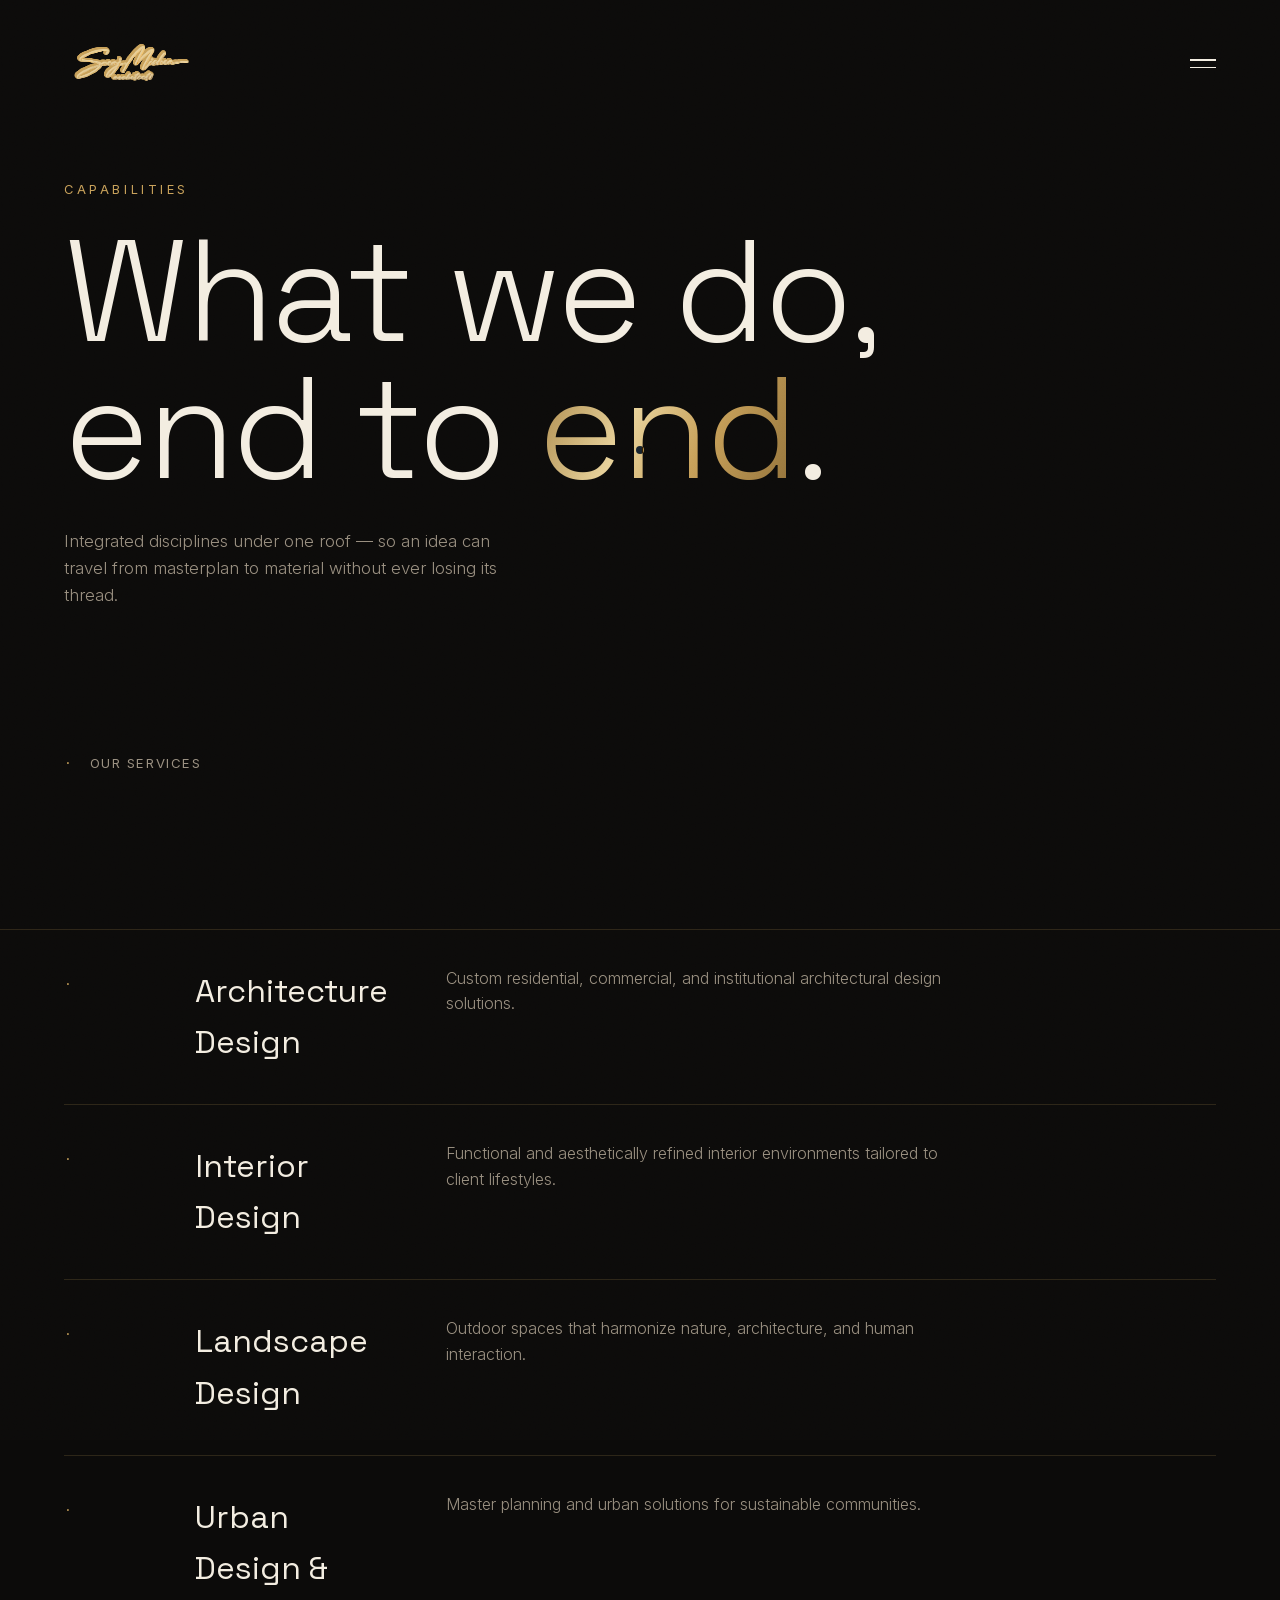
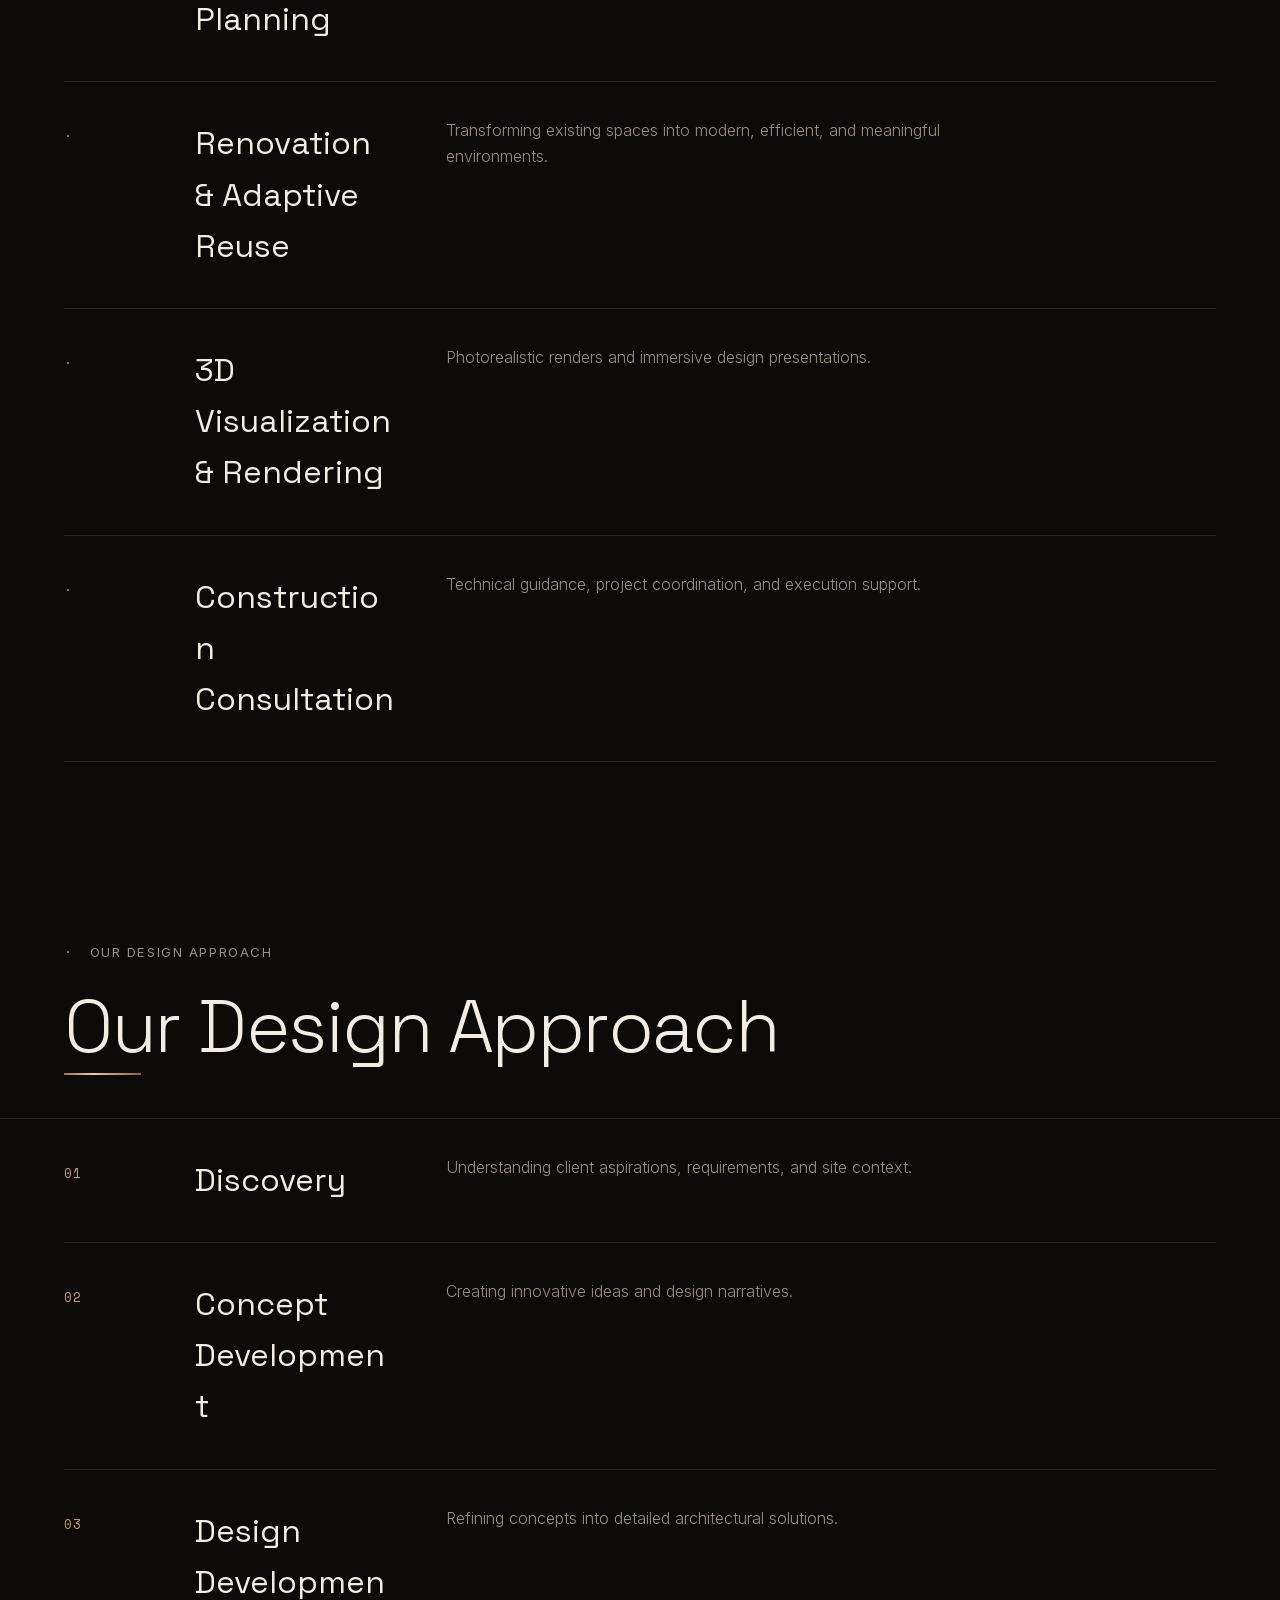
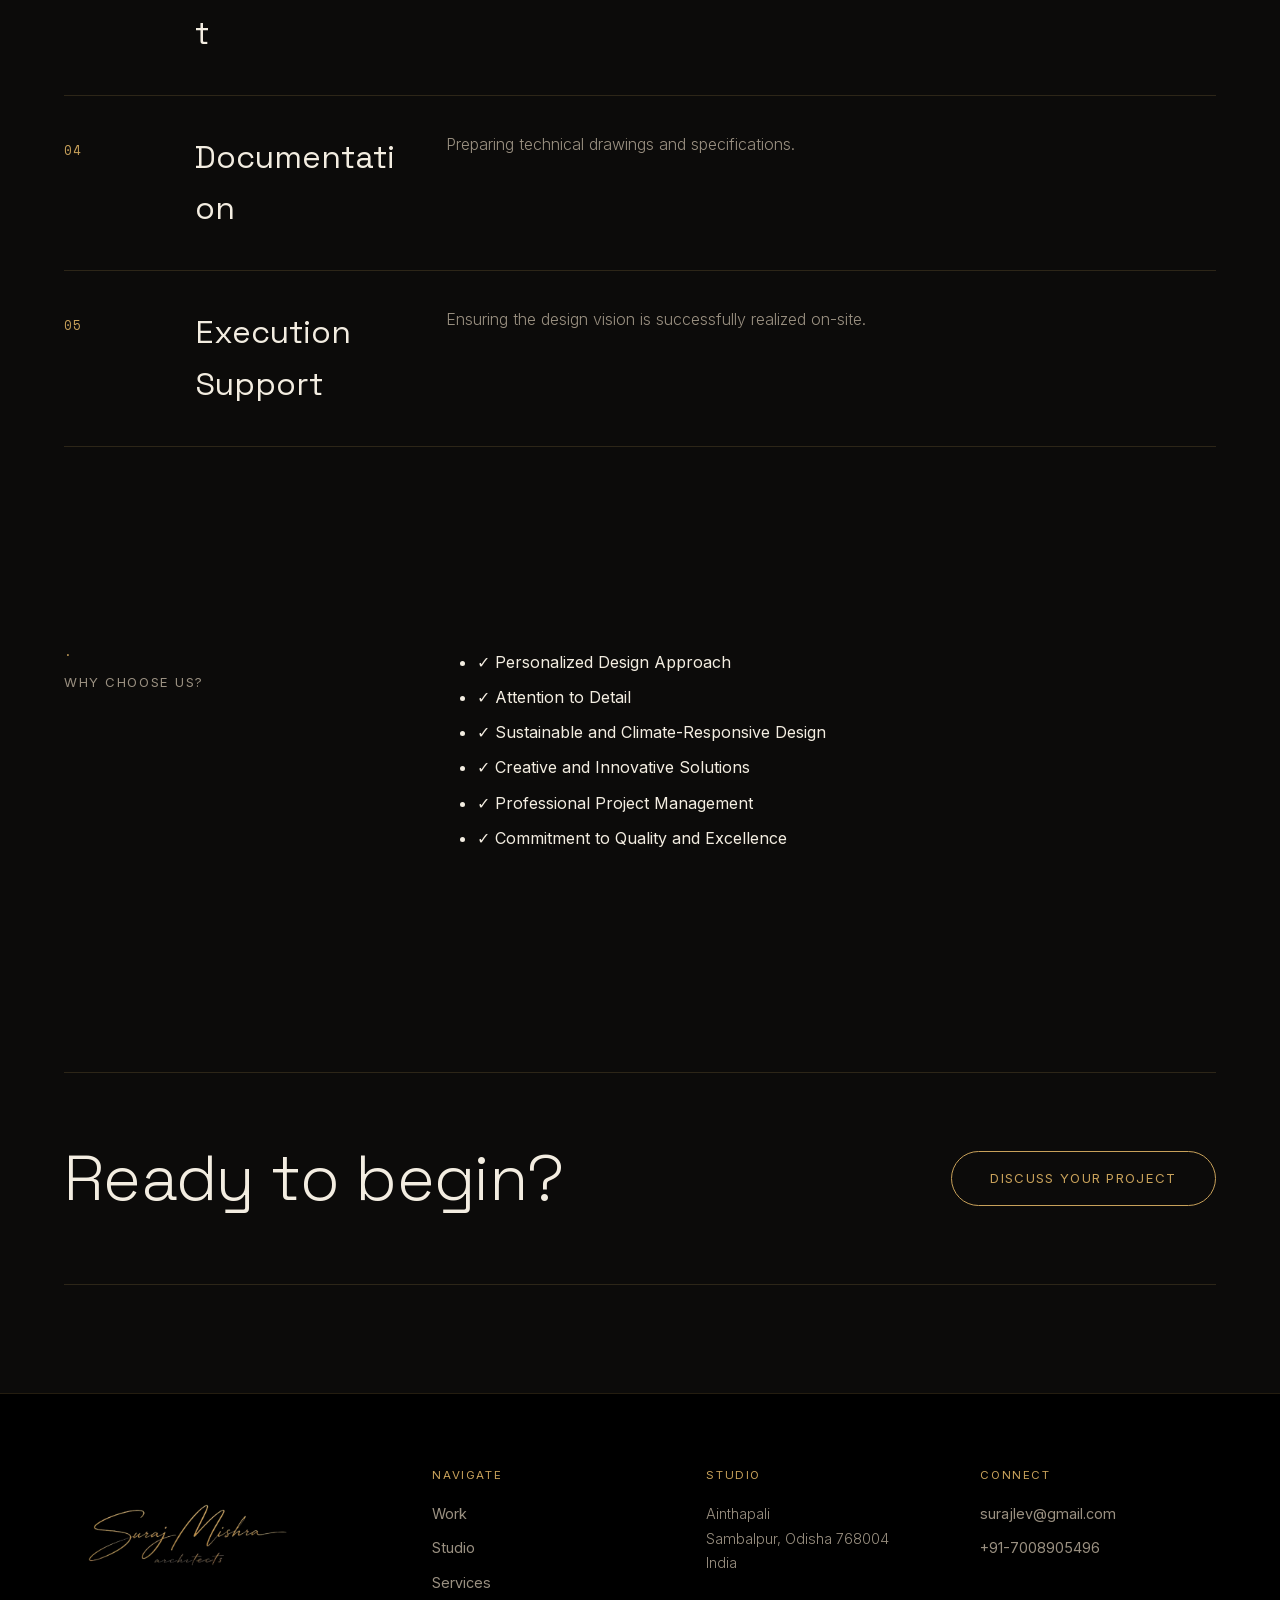
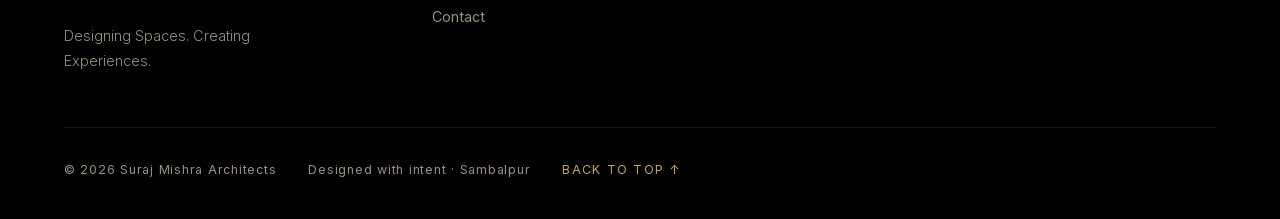
<file: services.html>
<!DOCTYPE html>
<html lang="en">
<head>
  <meta charset="UTF-8" />
  <meta name="viewport" content="width=device-width, initial-scale=1.0" />
  <link rel="icon" type="image/png" href="logo.png" />
  <meta name="description" content="Capabilities of Suraj Mishra Architects — architectural design, interior architecture, urban planning and adaptive reuse, delivered end to end." />
  <meta name="author" content="Suraj Mishra Architects" />
  <meta name="robots" content="index, follow" />
  <meta name="theme-color" content="#0a0906" />
  <meta property="og:type" content="website" />
  <meta property="og:site_name" content="Suraj Mishra Architects" />
  <meta property="og:locale" content="en_US" />
  <meta property="og:title" content="Services — Suraj Mishra Architects" />
  <meta property="og:description" content="Architectural design, interior architecture, urban planning and adaptive reuse, delivered end to end." />
  <meta property="og:image" content="logo.png" />
  <meta name="twitter:card" content="summary_large_image" />
  <meta name="twitter:title" content="Services — Suraj Mishra Architects" />
  <meta name="twitter:description" content="Architectural design, interior architecture, urban planning and adaptive reuse, delivered end to end." />
  <meta name="twitter:image" content="logo.png" />
  <title>Services — Suraj Mishra Architects</title>
  <link rel="preconnect" href="https://images.unsplash.com" crossorigin />
  <link rel="stylesheet" href="fonts.css" />
  <link rel="stylesheet" href="styles.css" />
  <link rel="stylesheet" href="enhance.css" />
</head>
<body data-page="services">
  <div class="loader" id="loader"><div class="loader__inner"><img width="660" height="378" src="logo.png" alt="Suraj Mishra Architects" class="loader__logo" /><div class="loader__bar"><span></span></div></div></div>
  <div class="cursor" id="cursor"></div>

  <header class="nav" id="nav">
    <div class="nav__inner">
      <a href="index.html" class="nav__logo" data-hover aria-label="Suraj Mishra Architects home"><img width="660" height="378" src="logo.png" alt="Suraj Mishra Architects" class="nav__logo-img" /></a>
      <nav class="nav__links" id="navLinks">
        <a href="index.html" data-hover>Home</a>
        <a href="work.html" data-hover>Work</a>
        <a href="studio.html" data-hover>Studio</a>
        <a href="services.html" class="is-active" data-hover>Services</a>
        <a href="contact.html" data-hover>Contact</a>
      </nav>
      <button class="nav__toggle" id="navToggle" aria-label="Menu"><span></span><span></span></button>
    </div>
  </header>

  <section class="page-hero">
    <div class="page-hero__inner">
      <p class="page-hero__eyebrow reveal">Capabilities</p>
      <h1 class="page-hero__title">
        <span class="line"><span>What we do,</span></span>
        <span class="line"><span>end to <em>end</em>.</span></span>
      </h1>
      <p class="page-hero__lead reveal">Integrated disciplines under one roof — so an idea can travel from masterplan to material without ever losing its thread.</p>
    </div>
  </section>

  <!-- OUR SERVICES -->
  <section class="process">
    <div class="section-head">
      <div class="section-head__label reveal"><span class="idx">·</span><span>Our Services</span></div>
      <h2 class="section-head__title reveal">Our Services</h2>
    </div>
    <div class="process__list">
      <div class="process__row reveal"><span class="process__num">·</span><h3>Architecture Design</h3><p>Custom residential, commercial, and institutional architectural design solutions.</p></div>
      <div class="process__row reveal"><span class="process__num">·</span><h3>Interior Design</h3><p>Functional and aesthetically refined interior environments tailored to client lifestyles.</p></div>
      <div class="process__row reveal"><span class="process__num">·</span><h3>Landscape Design</h3><p>Outdoor spaces that harmonize nature, architecture, and human interaction.</p></div>
      <div class="process__row reveal"><span class="process__num">·</span><h3>Urban Design &amp; Planning</h3><p>Master planning and urban solutions for sustainable communities.</p></div>
      <div class="process__row reveal"><span class="process__num">·</span><h3>Renovation &amp; Adaptive Reuse</h3><p>Transforming existing spaces into modern, efficient, and meaningful environments.</p></div>
      <div class="process__row reveal"><span class="process__num">·</span><h3>3D Visualization &amp; Rendering</h3><p>Photorealistic renders and immersive design presentations.</p></div>
      <div class="process__row reveal"><span class="process__num">·</span><h3>Construction Consultation</h3><p>Technical guidance, project coordination, and execution support.</p></div>
    </div>
  </section>

  <!-- OUR DESIGN APPROACH -->
  <section class="process">
    <div class="section-head">
      <div class="section-head__label reveal"><span class="idx">·</span><span>Our Design Approach</span></div>
      <h2 class="section-head__title reveal">Our Design Approach</h2>
    </div>
    <div class="process__list">
      <div class="process__row reveal"><span class="process__num">01</span><h3>Discovery</h3><p>Understanding client aspirations, requirements, and site context.</p></div>
      <div class="process__row reveal"><span class="process__num">02</span><h3>Concept Development</h3><p>Creating innovative ideas and design narratives.</p></div>
      <div class="process__row reveal"><span class="process__num">03</span><h3>Design Development</h3><p>Refining concepts into detailed architectural solutions.</p></div>
      <div class="process__row reveal"><span class="process__num">04</span><h3>Documentation</h3><p>Preparing technical drawings and specifications.</p></div>
      <div class="process__row reveal"><span class="process__num">05</span><h3>Execution Support</h3><p>Ensuring the design vision is successfully realized on-site.</p></div>
    </div>
  </section>

  <!-- WHY CHOOSE US -->
  <section class="intro">
    <div class="intro__grid">
      <div class="intro__label reveal"><span class="idx">·</span><span>Why Choose Us?</span></div>
      <div class="intro__body">
        <ul class="reveal" style="line-height:2.2">
          <li>✓ Personalized Design Approach</li>
          <li>✓ Attention to Detail</li>
          <li>✓ Sustainable and Climate-Responsive Design</li>
          <li>✓ Creative and Innovative Solutions</li>
          <li>✓ Professional Project Management</li>
          <li>✓ Commitment to Quality and Excellence</li>
        </ul>
      </div>
    </div>
  </section>

  <section class="cta-strip">
    <div class="cta-strip__inner reveal">
      <h2>Ready to begin?</h2>
      <a href="contact.html" class="btn-outline btn-outline--light" data-hover>Discuss your project</a>
    </div>
  </section>

  <footer class="footer">
    <div class="footer__top-grid">
      <div class="footer__col reveal"><img width="660" height="378" src="logo.png" alt="Suraj Mishra Architects" class="footer__logo" /><p class="footer__tag">Designing Spaces. Creating Experiences.</p></div>
      <div class="footer__col reveal"><span class="footer__k">Navigate</span><a href="work.html" data-hover>Work</a><a href="studio.html" data-hover>Studio</a><a href="services.html" data-hover>Services</a><a href="contact.html" data-hover>Contact</a></div>
      <div class="footer__col reveal"><span class="footer__k">Studio</span><p>Ainthapali<br/>Sambalpur, Odisha 768004<br/>India</p></div>
      <div class="footer__col reveal"><span class="footer__k">Connect</span><a href="mailto:surajlev@gmail.com" data-hover>surajlev@gmail.com</a><a href="tel:+917008905496" data-hover>+91-7008905496</a></div>
    </div>
    <div class="footer__inner"><div class="footer__meta"><span>© 2026 Suraj Mishra Architects</span><span>Designed with intent · Sambalpur</span><a href="#" class="footer__top" data-hover>Back to top ↑</a></div></div>
  </footer>

  <script src="script.js" defer></script>
  <script src="enhance.js" defer></script>
</body>
</html>
</file>
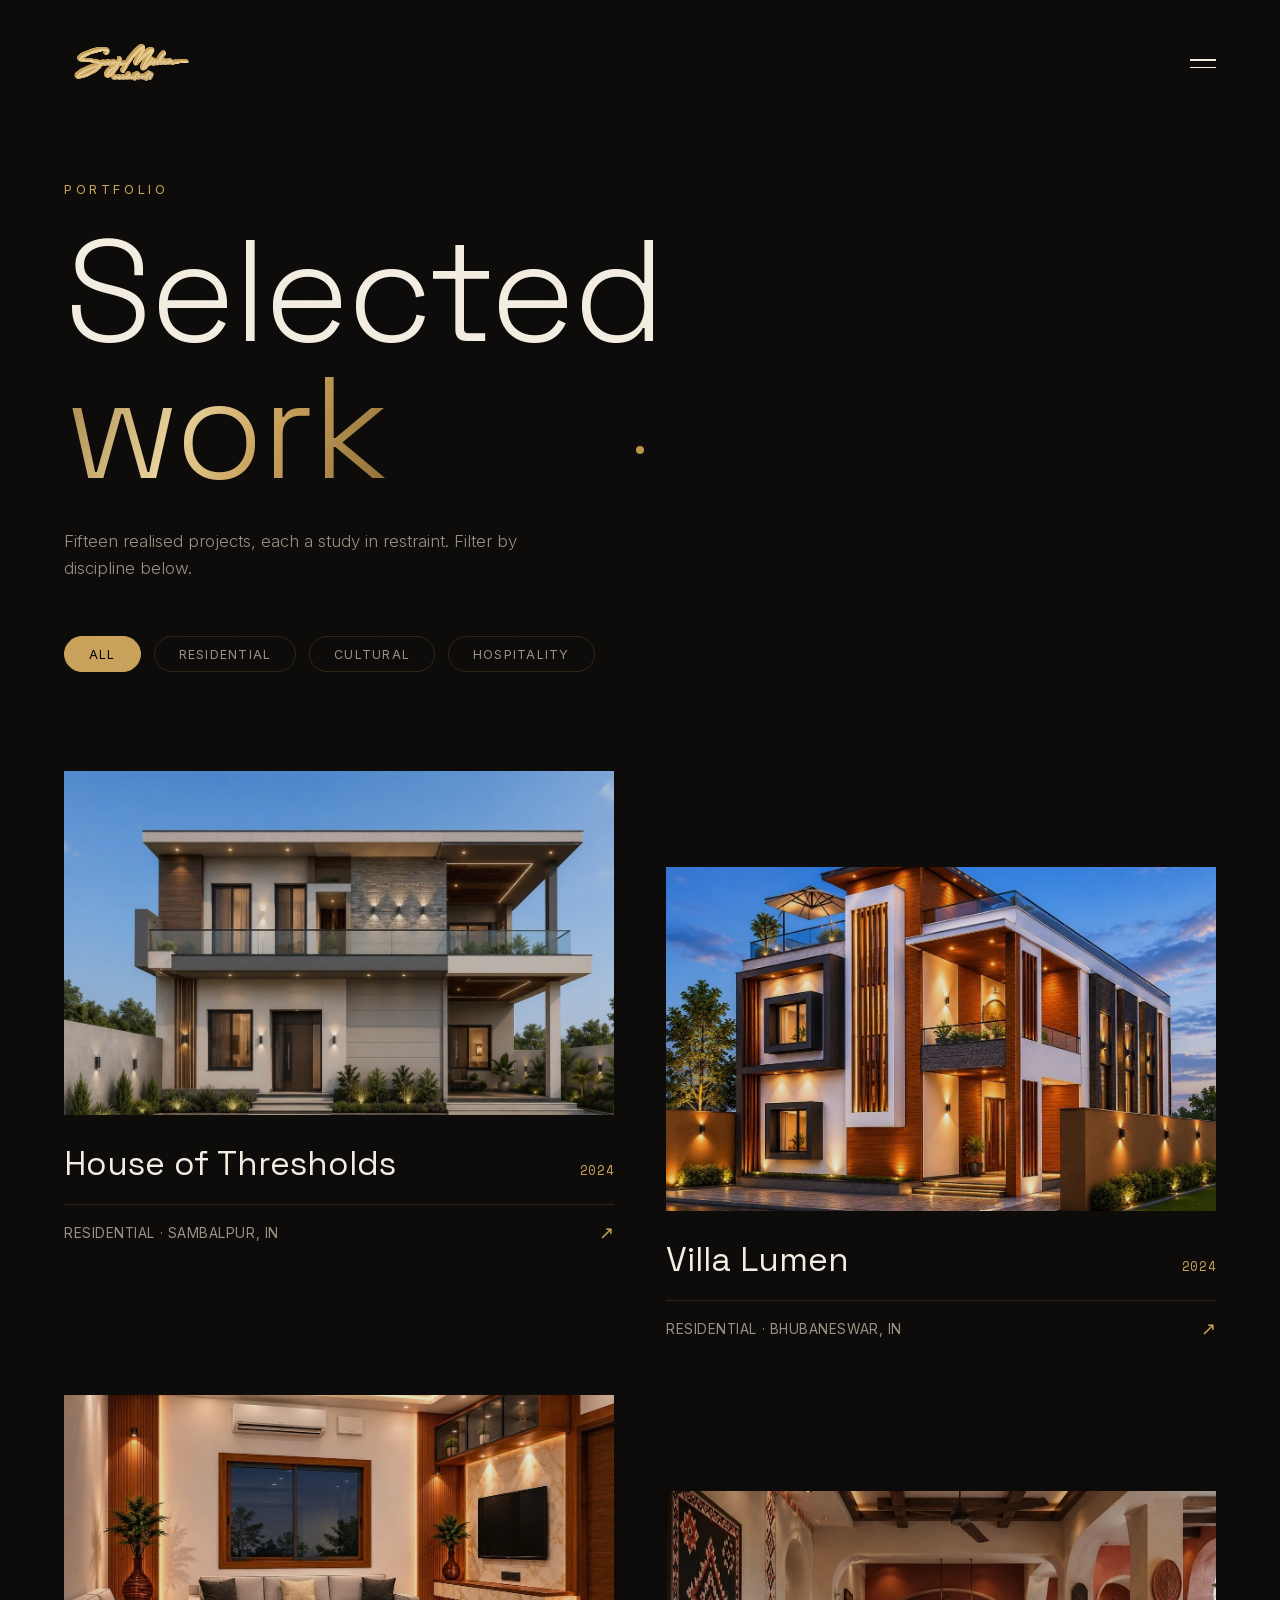
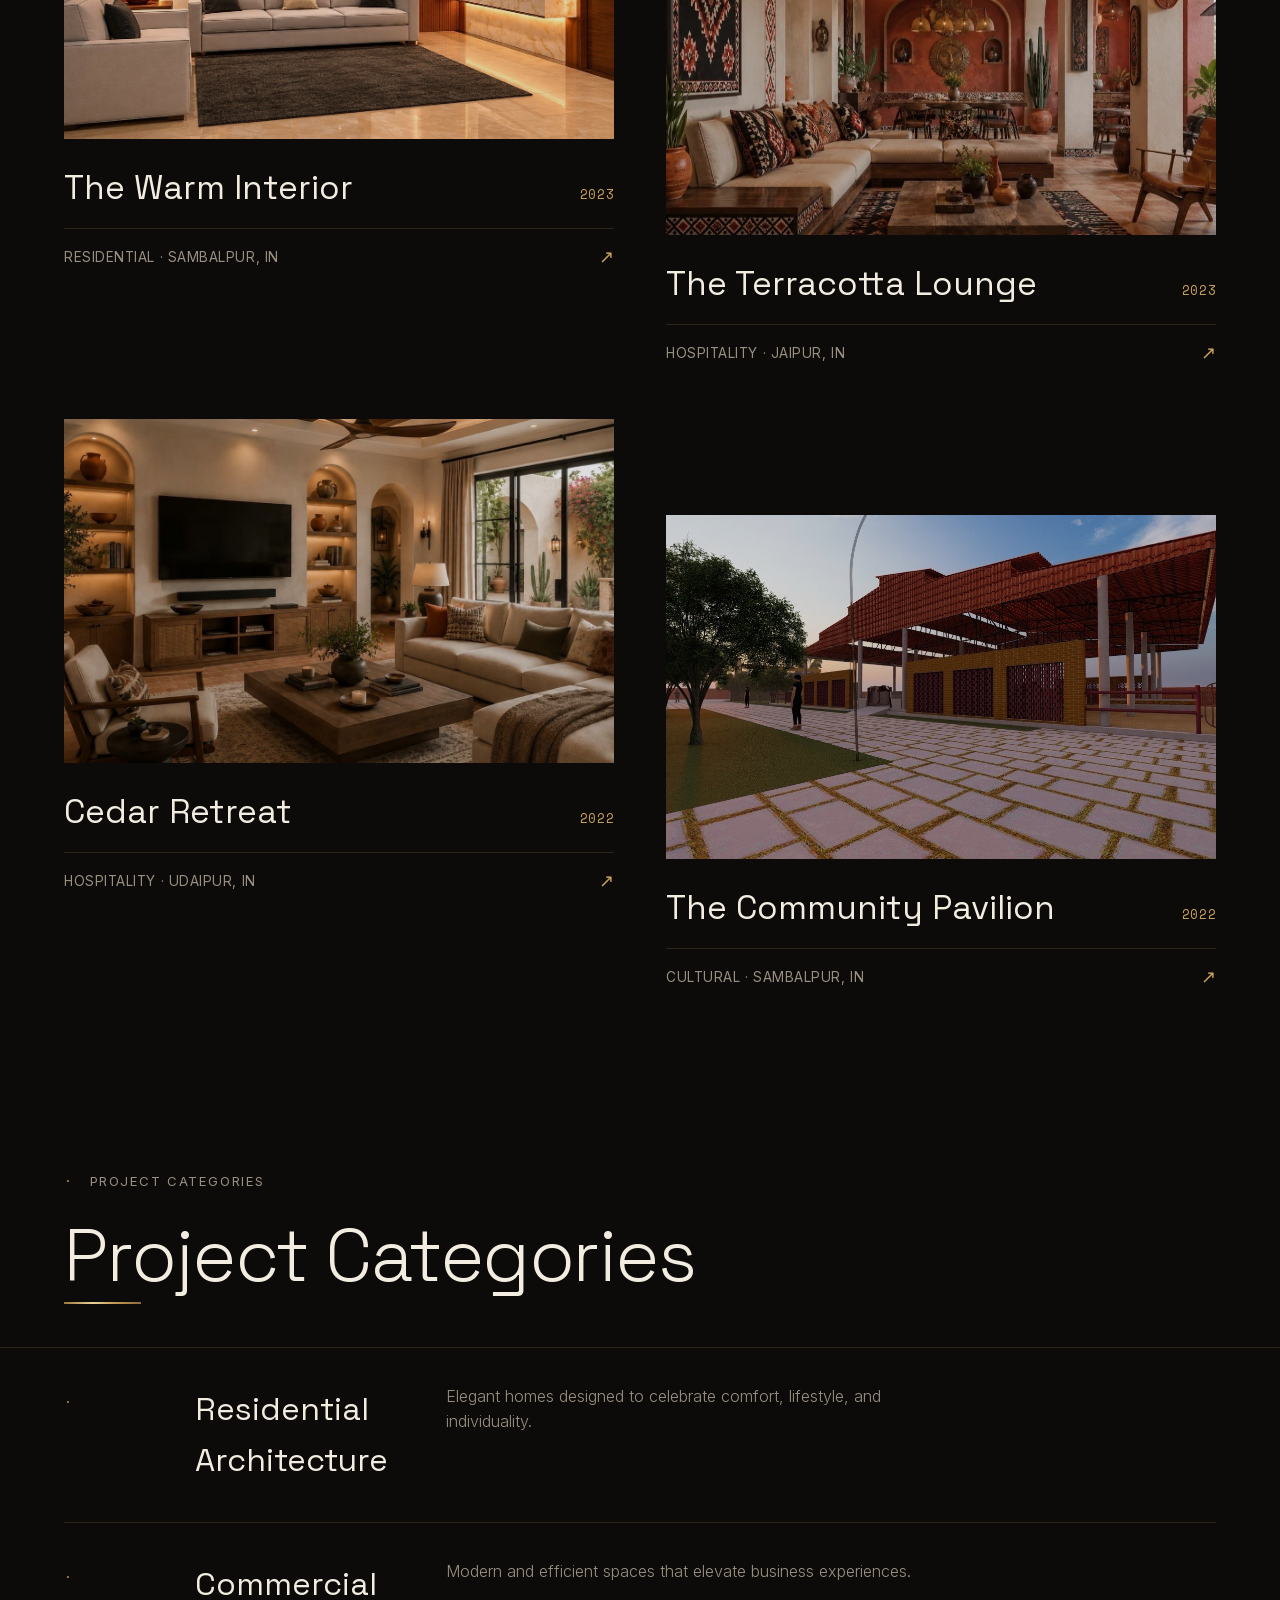
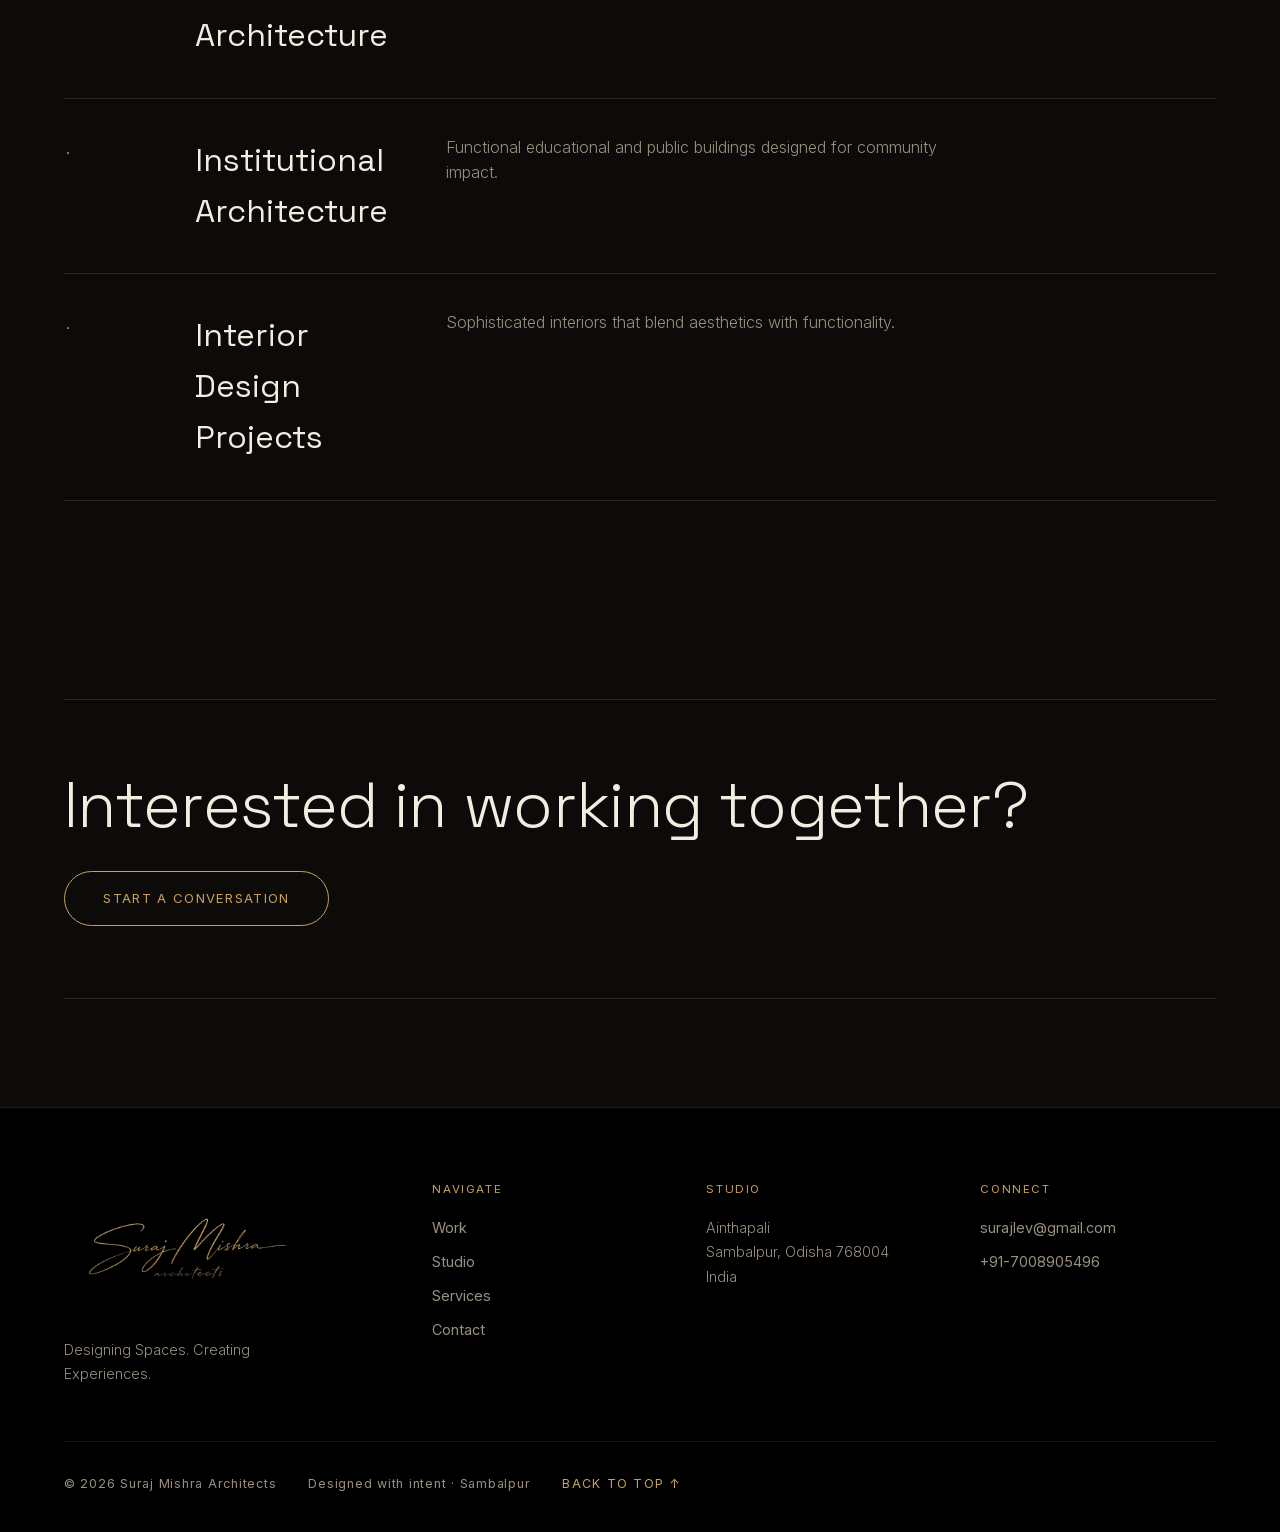
<file: work.html>
<!DOCTYPE html>
<html lang="en">
<head>
  <meta charset="UTF-8" />
  <meta name="viewport" content="width=device-width, initial-scale=1.0" />
  <link rel="icon" type="image/png" href="logo.png" />
  <meta name="description" content="Selected works by Suraj Mishra Architects — residential, cultural, hospitality and urban projects across Odisha and beyond." />
  <meta name="author" content="Suraj Mishra Architects" />
  <meta name="robots" content="index, follow" />
  <meta name="theme-color" content="#0a0906" />
  <meta property="og:type" content="website" />
  <meta property="og:site_name" content="Suraj Mishra Architects" />
  <meta property="og:locale" content="en_US" />
  <meta property="og:title" content="Work — Suraj Mishra Architects" />
  <meta property="og:description" content="Selected works — residential, cultural, hospitality and urban projects across Odisha and beyond." />
  <meta property="og:image" content="logo.png" />
  <meta name="twitter:card" content="summary_large_image" />
  <meta name="twitter:title" content="Work — Suraj Mishra Architects" />
  <meta name="twitter:description" content="Selected works — residential, cultural, hospitality and urban projects across Odisha and beyond." />
  <meta name="twitter:image" content="logo.png" />
  <title>Work — Suraj Mishra Architects</title>
  <link rel="preconnect" href="https://images.unsplash.com" crossorigin />
  <link rel="stylesheet" href="fonts.css" />
  <link rel="stylesheet" href="styles.css" />
  <link rel="stylesheet" href="enhance.css" />
</head>
<body data-page="work">
  <div class="loader" id="loader"><div class="loader__inner"><img width="660" height="378" src="logo.png" alt="Suraj Mishra Architects" class="loader__logo" /><div class="loader__bar"><span></span></div></div></div>
  <div class="cursor" id="cursor"></div>

  <header class="nav" id="nav">
    <div class="nav__inner">
      <a href="index.html" class="nav__logo" data-hover aria-label="Suraj Mishra Architects home"><img width="660" height="378" src="logo.png" alt="Suraj Mishra Architects" class="nav__logo-img" /></a>
      <nav class="nav__links" id="navLinks">
        <a href="index.html" data-hover>Home</a>
        <a href="work.html" class="is-active" data-hover>Work</a>
        <a href="studio.html" data-hover>Studio</a>
        <a href="services.html" data-hover>Services</a>
        <a href="contact.html" data-hover>Contact</a>
      </nav>
      <button class="nav__toggle" id="navToggle" aria-label="Menu"><span></span><span></span></button>
    </div>
  </header>

  <!-- PAGE HERO -->
  <section class="page-hero">
    <div class="page-hero__inner">
      <p class="page-hero__eyebrow reveal">Portfolio</p>
      <h1 class="page-hero__title">
        <span class="line"><span>Selected</span></span>
        <span class="line"><span><em>work</em></span></span>
      </h1>
      <p class="page-hero__lead reveal">Fifteen realised projects, each a study in restraint. Filter by discipline below.</p>
    </div>
  </section>

  <!-- FILTERS -->
  <div class="filters" id="filters">
    <button class="filter is-active" data-filter="all" data-hover>All</button>
    <button class="filter" data-filter="residential" data-hover>Residential</button>
    <button class="filter" data-filter="cultural" data-hover>Cultural</button>
    <button class="filter" data-filter="hospitality" data-hover>Hospitality</button>
  </div>

  <!-- GRID -->
  <section class="work work--full">
    <div class="work__list" id="workGrid">
      <article class="project reveal" data-cat="residential">
        <a href="#" class="project__inner" data-hover>
          <div class="project__media"><img loading="lazy" decoding="async" width="1280" height="960" src="images/1.jpeg" alt="House of Thresholds" /></div>
          <div class="project__info"><div class="project__top"><h3>House of Thresholds</h3><span class="project__year">2024</span></div><div class="project__bottom"><span>Residential · Sambalpur, IN</span><span class="project__arrow">↗</span></div></div>
        </a>
      </article>
      <article class="project reveal" data-cat="residential">
        <a href="#" class="project__inner" data-hover>
          <div class="project__media"><img loading="lazy" decoding="async" width="1280" height="853" src="images/6.jpeg" alt="Villa Lumen" /></div>
          <div class="project__info"><div class="project__top"><h3>Villa Lumen</h3><span class="project__year">2024</span></div><div class="project__bottom"><span>Residential · Bhubaneswar, IN</span><span class="project__arrow">↗</span></div></div>
        </a>
      </article>
      <article class="project reveal" data-cat="residential">
        <a href="#" class="project__inner" data-hover>
          <div class="project__media"><img loading="lazy" decoding="async" width="1280" height="853" src="images/2.jpeg" alt="The Warm Interior" /></div>
          <div class="project__info"><div class="project__top"><h3>The Warm Interior</h3><span class="project__year">2023</span></div><div class="project__bottom"><span>Residential · Sambalpur, IN</span><span class="project__arrow">↗</span></div></div>
        </a>
      </article>
      <article class="project reveal" data-cat="hospitality">
        <a href="#" class="project__inner" data-hover>
          <div class="project__media"><img loading="lazy" decoding="async" width="1080" height="864" src="images/3.jpeg" alt="The Terracotta Lounge" /></div>
          <div class="project__info"><div class="project__top"><h3>The Terracotta Lounge</h3><span class="project__year">2023</span></div><div class="project__bottom"><span>Hospitality · Jaipur, IN</span><span class="project__arrow">↗</span></div></div>
        </a>
      </article>
      <article class="project reveal" data-cat="hospitality">
        <a href="#" class="project__inner" data-hover>
          <div class="project__media"><img loading="lazy" decoding="async" width="1280" height="1024" src="images/4.jpeg" alt="Cedar Retreat" /></div>
          <div class="project__info"><div class="project__top"><h3>Cedar Retreat</h3><span class="project__year">2022</span></div><div class="project__bottom"><span>Hospitality · Udaipur, IN</span><span class="project__arrow">↗</span></div></div>
        </a>
      </article>
      <article class="project reveal" data-cat="cultural">
        <a href="#" class="project__inner" data-hover>
          <div class="project__media"><img loading="lazy" decoding="async" width="1280" height="720" src="images/5.jpeg" alt="The Community Pavilion" /></div>
          <div class="project__info"><div class="project__top"><h3>The Community Pavilion</h3><span class="project__year">2022</span></div><div class="project__bottom"><span>Cultural · Sambalpur, IN</span><span class="project__arrow">↗</span></div></div>
        </a>
      </article>
    </div>
    <p class="work__empty" id="workEmpty">No projects in this category yet.</p>
  </section>

  <!-- PROJECT CATEGORIES -->
  <section class="process">
    <div class="section-head">
      <div class="section-head__label reveal"><span class="idx">·</span><span>Project Categories</span></div>
      <h2 class="section-head__title reveal">Project Categories</h2>
    </div>
    <div class="process__list">
      <div class="process__row reveal"><span class="process__num">·</span><h3>Residential Architecture</h3><p>Elegant homes designed to celebrate comfort, lifestyle, and individuality.</p></div>
      <div class="process__row reveal"><span class="process__num">·</span><h3>Commercial Architecture</h3><p>Modern and efficient spaces that elevate business experiences.</p></div>
      <div class="process__row reveal"><span class="process__num">·</span><h3>Institutional Architecture</h3><p>Functional educational and public buildings designed for community impact.</p></div>
      <div class="process__row reveal"><span class="process__num">·</span><h3>Interior Design Projects</h3><p>Sophisticated interiors that blend aesthetics with functionality.</p></div>
    </div>
  </section>

  <section class="cta-strip">
    <div class="cta-strip__inner reveal">
      <h2>Interested in working together?</h2>
      <a href="contact.html" class="btn-outline btn-outline--light" data-hover>Start a conversation</a>
    </div>
  </section>

  <footer class="footer">
    <div class="footer__top-grid">
      <div class="footer__col reveal"><img width="660" height="378" src="logo.png" alt="Suraj Mishra Architects" class="footer__logo" /><p class="footer__tag">Designing Spaces. Creating Experiences.</p></div>
      <div class="footer__col reveal"><span class="footer__k">Navigate</span><a href="work.html" data-hover>Work</a><a href="studio.html" data-hover>Studio</a><a href="services.html" data-hover>Services</a><a href="contact.html" data-hover>Contact</a></div>
      <div class="footer__col reveal"><span class="footer__k">Studio</span><p>Ainthapali<br/>Sambalpur, Odisha 768004<br/>India</p></div>
      <div class="footer__col reveal"><span class="footer__k">Connect</span><a href="mailto:surajlev@gmail.com" data-hover>surajlev@gmail.com</a><a href="tel:+917008905496" data-hover>+91-7008905496</a></div>
    </div>
    <div class="footer__inner"><div class="footer__meta"><span>© 2026 Suraj Mishra Architects</span><span>Designed with intent · Sambalpur</span><a href="#" class="footer__top" data-hover>Back to top ↑</a></div></div>
  </footer>

  <script src="script.js" defer></script>
  <script src="enhance.js" defer></script>
</body>
</html>
</file>
<file: fonts.css>
/* Self-hosted webfonts — served as woff2 with font-display:swap + unicode-range.
   Only the weights/subsets actually rendered are fetched, in parallel, non-blocking.
   Previous fully-inlined base64 version preserved as fonts.css.inlined.bak */

@font-face {
  font-family: 'Cormorant Garamond';
  font-style: italic;
  font-weight: 400;
  font-display: swap;
  src: url('fonts/cormorant-garamond-italic-400-latin.woff2') format('woff2');
  unicode-range: U+0000-00FF,U+0131,U+0152-0153,U+02BB-02BC,U+02C6,U+02DA,U+02DC,U+0304,U+0308,U+0329,U+2000-206F,U+2074,U+20AC,U+2122,U+2191,U+2193,U+2212,U+2215,U+FEFF,U+FFFD;
}
@font-face {
  font-family: 'Cormorant Garamond';
  font-style: italic;
  font-weight: 400;
  font-display: swap;
  src: url('fonts/cormorant-garamond-italic-400-latin-ext.woff2') format('woff2');
  unicode-range: U+0100-02BA,U+02BD-02C5,U+02C7-02CC,U+02CE-02D7,U+02DD-02FF,U+0304,U+0308,U+0329,U+1D00-1DBF,U+1E00-1E9F,U+1EF2-1EFF,U+2020,U+20A0-20AB,U+20AD-20C0,U+2113,U+2C60-2C7F,U+A720-A7FF;
}
@font-face {
  font-family: 'Cormorant Garamond';
  font-style: italic;
  font-weight: 500;
  font-display: swap;
  src: url('fonts/cormorant-garamond-italic-500-latin.woff2') format('woff2');
  unicode-range: U+0000-00FF,U+0131,U+0152-0153,U+02BB-02BC,U+02C6,U+02DA,U+02DC,U+0304,U+0308,U+0329,U+2000-206F,U+2074,U+20AC,U+2122,U+2191,U+2193,U+2212,U+2215,U+FEFF,U+FFFD;
}
@font-face {
  font-family: 'Cormorant Garamond';
  font-style: italic;
  font-weight: 500;
  font-display: swap;
  src: url('fonts/cormorant-garamond-italic-500-latin-ext.woff2') format('woff2');
  unicode-range: U+0100-02BA,U+02BD-02C5,U+02C7-02CC,U+02CE-02D7,U+02DD-02FF,U+0304,U+0308,U+0329,U+1D00-1DBF,U+1E00-1E9F,U+1EF2-1EFF,U+2020,U+20A0-20AB,U+20AD-20C0,U+2113,U+2C60-2C7F,U+A720-A7FF;
}
@font-face {
  font-family: 'Cormorant Garamond';
  font-style: italic;
  font-weight: 600;
  font-display: swap;
  src: url('fonts/cormorant-garamond-italic-600-latin.woff2') format('woff2');
  unicode-range: U+0000-00FF,U+0131,U+0152-0153,U+02BB-02BC,U+02C6,U+02DA,U+02DC,U+0304,U+0308,U+0329,U+2000-206F,U+2074,U+20AC,U+2122,U+2191,U+2193,U+2212,U+2215,U+FEFF,U+FFFD;
}
@font-face {
  font-family: 'Cormorant Garamond';
  font-style: italic;
  font-weight: 600;
  font-display: swap;
  src: url('fonts/cormorant-garamond-italic-600-latin-ext.woff2') format('woff2');
  unicode-range: U+0100-02BA,U+02BD-02C5,U+02C7-02CC,U+02CE-02D7,U+02DD-02FF,U+0304,U+0308,U+0329,U+1D00-1DBF,U+1E00-1E9F,U+1EF2-1EFF,U+2020,U+20A0-20AB,U+20AD-20C0,U+2113,U+2C60-2C7F,U+A720-A7FF;
}
@font-face {
  font-family: 'Inter';
  font-style: normal;
  font-weight: 300;
  font-display: swap;
  src: url('fonts/inter-normal-300-latin.woff2') format('woff2');
  unicode-range: U+0000-00FF,U+0131,U+0152-0153,U+02BB-02BC,U+02C6,U+02DA,U+02DC,U+0304,U+0308,U+0329,U+2000-206F,U+2074,U+20AC,U+2122,U+2191,U+2193,U+2212,U+2215,U+FEFF,U+FFFD;
}
@font-face {
  font-family: 'Inter';
  font-style: normal;
  font-weight: 300;
  font-display: swap;
  src: url('fonts/inter-normal-300-latin-ext.woff2') format('woff2');
  unicode-range: U+0100-02BA,U+02BD-02C5,U+02C7-02CC,U+02CE-02D7,U+02DD-02FF,U+0304,U+0308,U+0329,U+1D00-1DBF,U+1E00-1E9F,U+1EF2-1EFF,U+2020,U+20A0-20AB,U+20AD-20C0,U+2113,U+2C60-2C7F,U+A720-A7FF;
}
@font-face {
  font-family: 'Inter';
  font-style: normal;
  font-weight: 400;
  font-display: swap;
  src: url('fonts/inter-normal-400-latin.woff2') format('woff2');
  unicode-range: U+0000-00FF,U+0131,U+0152-0153,U+02BB-02BC,U+02C6,U+02DA,U+02DC,U+0304,U+0308,U+0329,U+2000-206F,U+2074,U+20AC,U+2122,U+2191,U+2193,U+2212,U+2215,U+FEFF,U+FFFD;
}
@font-face {
  font-family: 'Inter';
  font-style: normal;
  font-weight: 400;
  font-display: swap;
  src: url('fonts/inter-normal-400-latin-ext.woff2') format('woff2');
  unicode-range: U+0100-02BA,U+02BD-02C5,U+02C7-02CC,U+02CE-02D7,U+02DD-02FF,U+0304,U+0308,U+0329,U+1D00-1DBF,U+1E00-1E9F,U+1EF2-1EFF,U+2020,U+20A0-20AB,U+20AD-20C0,U+2113,U+2C60-2C7F,U+A720-A7FF;
}
@font-face {
  font-family: 'Inter';
  font-style: normal;
  font-weight: 500;
  font-display: swap;
  src: url('fonts/inter-normal-500-latin.woff2') format('woff2');
  unicode-range: U+0000-00FF,U+0131,U+0152-0153,U+02BB-02BC,U+02C6,U+02DA,U+02DC,U+0304,U+0308,U+0329,U+2000-206F,U+2074,U+20AC,U+2122,U+2191,U+2193,U+2212,U+2215,U+FEFF,U+FFFD;
}
@font-face {
  font-family: 'Inter';
  font-style: normal;
  font-weight: 500;
  font-display: swap;
  src: url('fonts/inter-normal-500-latin-ext.woff2') format('woff2');
  unicode-range: U+0100-02BA,U+02BD-02C5,U+02C7-02CC,U+02CE-02D7,U+02DD-02FF,U+0304,U+0308,U+0329,U+1D00-1DBF,U+1E00-1E9F,U+1EF2-1EFF,U+2020,U+20A0-20AB,U+20AD-20C0,U+2113,U+2C60-2C7F,U+A720-A7FF;
}
@font-face {
  font-family: 'Inter';
  font-style: normal;
  font-weight: 600;
  font-display: swap;
  src: url('fonts/inter-normal-600-latin.woff2') format('woff2');
  unicode-range: U+0000-00FF,U+0131,U+0152-0153,U+02BB-02BC,U+02C6,U+02DA,U+02DC,U+0304,U+0308,U+0329,U+2000-206F,U+2074,U+20AC,U+2122,U+2191,U+2193,U+2212,U+2215,U+FEFF,U+FFFD;
}
@font-face {
  font-family: 'Inter';
  font-style: normal;
  font-weight: 600;
  font-display: swap;
  src: url('fonts/inter-normal-600-latin-ext.woff2') format('woff2');
  unicode-range: U+0100-02BA,U+02BD-02C5,U+02C7-02CC,U+02CE-02D7,U+02DD-02FF,U+0304,U+0308,U+0329,U+1D00-1DBF,U+1E00-1E9F,U+1EF2-1EFF,U+2020,U+20A0-20AB,U+20AD-20C0,U+2113,U+2C60-2C7F,U+A720-A7FF;
}
@font-face {
  font-family: 'Space Grotesk';
  font-style: normal;
  font-weight: 300;
  font-display: swap;
  src: url('fonts/space-grotesk-normal-300-latin.woff2') format('woff2');
  unicode-range: U+0000-00FF,U+0131,U+0152-0153,U+02BB-02BC,U+02C6,U+02DA,U+02DC,U+0304,U+0308,U+0329,U+2000-206F,U+2074,U+20AC,U+2122,U+2191,U+2193,U+2212,U+2215,U+FEFF,U+FFFD;
}
@font-face {
  font-family: 'Space Grotesk';
  font-style: normal;
  font-weight: 300;
  font-display: swap;
  src: url('fonts/space-grotesk-normal-300-latin-ext.woff2') format('woff2');
  unicode-range: U+0100-02BA,U+02BD-02C5,U+02C7-02CC,U+02CE-02D7,U+02DD-02FF,U+0304,U+0308,U+0329,U+1D00-1DBF,U+1E00-1E9F,U+1EF2-1EFF,U+2020,U+20A0-20AB,U+20AD-20C0,U+2113,U+2C60-2C7F,U+A720-A7FF;
}
@font-face {
  font-family: 'Space Grotesk';
  font-style: normal;
  font-weight: 400;
  font-display: swap;
  src: url('fonts/space-grotesk-normal-400-latin.woff2') format('woff2');
  unicode-range: U+0000-00FF,U+0131,U+0152-0153,U+02BB-02BC,U+02C6,U+02DA,U+02DC,U+0304,U+0308,U+0329,U+2000-206F,U+2074,U+20AC,U+2122,U+2191,U+2193,U+2212,U+2215,U+FEFF,U+FFFD;
}
@font-face {
  font-family: 'Space Grotesk';
  font-style: normal;
  font-weight: 400;
  font-display: swap;
  src: url('fonts/space-grotesk-normal-400-latin-ext.woff2') format('woff2');
  unicode-range: U+0100-02BA,U+02BD-02C5,U+02C7-02CC,U+02CE-02D7,U+02DD-02FF,U+0304,U+0308,U+0329,U+1D00-1DBF,U+1E00-1E9F,U+1EF2-1EFF,U+2020,U+20A0-20AB,U+20AD-20C0,U+2113,U+2C60-2C7F,U+A720-A7FF;
}
@font-face {
  font-family: 'Space Mono';
  font-style: normal;
  font-weight: 400;
  font-display: swap;
  src: url('fonts/space-mono-normal-400-latin.woff2') format('woff2');
  unicode-range: U+0000-00FF,U+0131,U+0152-0153,U+02BB-02BC,U+02C6,U+02DA,U+02DC,U+0304,U+0308,U+0329,U+2000-206F,U+2074,U+20AC,U+2122,U+2191,U+2193,U+2212,U+2215,U+FEFF,U+FFFD;
}
@font-face {
  font-family: 'Space Mono';
  font-style: normal;
  font-weight: 400;
  font-display: swap;
  src: url('fonts/space-mono-normal-400-latin-ext.woff2') format('woff2');
  unicode-range: U+0100-02BA,U+02BD-02C5,U+02C7-02CC,U+02CE-02D7,U+02DD-02FF,U+0304,U+0308,U+0329,U+1D00-1DBF,U+1E00-1E9F,U+1EF2-1EFF,U+2020,U+20A0-20AB,U+20AD-20C0,U+2113,U+2C60-2C7F,U+A720-A7FF;
}
</file>
<file: styles.css>
/* ============================================
   Suraj Mishra Architects
   Warm black + gold aesthetic
   ============================================ */

:root {
  --bg: #0c0b0a;          /* near-black, warm */
  --bg-deep: #000000;     /* pure black — loader, feature */
  --surface: #141210;     /* raised panels */
  --ink: #f3ede1;         /* warm off-white — primary text */
  --ink-soft: #9a9081;    /* muted body text */
  --line: rgba(200, 161, 90, 0.18);   /* gold-tinted hairline */
  --line-soft: rgba(243, 237, 225, 0.10);
  --gold: #c8a15a;        /* metallic gold */
  --gold-soft: #e6cf9c;   /* highlight */
  --white: #ffffff;
  --gold-grad: linear-gradient(115deg, #9c7738 0%, #e8d29a 38%, #c8a15a 62%, #8a6a35 100%);

  --f-serif: "Space Grotesk", "Helvetica Neue", Arial, sans-serif;  /* architectural display grotesque */
  --f-sans: "Inter", -apple-system, sans-serif;                     /* body / UI */
  --f-mono: "Space Mono", ui-monospace, "SFMono-Regular", monospace; /* technical numerals */
  --f-script: "Cormorant Garamond", Georgia, serif;                 /* signature accent only */

  --ease: cubic-bezier(0.16, 1, 0.3, 1);
  --gutter: clamp(1.25rem, 5vw, 5rem);
}

* { margin: 0; padding: 0; box-sizing: border-box; }
em, i, cite, dfn, address, var, blockquote, q { font-style: normal; }

html { scroll-behavior: smooth; -webkit-font-smoothing: antialiased; overflow-x: hidden; }

/* ---------- Lenis smooth scroll ---------- */
/* When Lenis is active it drives scroll itself, so native smooth must yield. */
html.lenis, html.lenis body { height: auto; }
.lenis.lenis-smooth { scroll-behavior: auto !important; }
.lenis.lenis-smooth [data-lenis-prevent] { overscroll-behavior: contain; }
.lenis.lenis-stopped { overflow: hidden; }
.lenis.lenis-smooth iframe { pointer-events: none; }

body {
  background: var(--bg);
  color: var(--ink);
  font-family: var(--f-sans);
  font-weight: 400;
  line-height: 1.6;
  overflow-x: hidden;
  width: 100%;
  max-width: 100%;
}

a { color: inherit; text-decoration: none; }
img { display: block; width: 100%; height: 100%; object-fit: cover; }

/* Never let a headline or media push past the viewport on small screens */
h1, h2, h3, p, a, blockquote, li { overflow-wrap: break-word; }
.hero__title, .pitch__title, .invite__title, .page-hero__title, .contact__title { overflow-wrap: break-word; }

::selection { background: var(--gold); color: #000; }

/* Reusable gold text */
.gold-text {
  background: var(--gold-grad);
  -webkit-background-clip: text;
  background-clip: text;
  color: transparent;
}

/* ---------- Loader ---------- */
.loader {
  position: fixed; inset: 0; z-index: 1000;
  background: var(--bg-deep);
  display: flex; align-items: center; justify-content: center;
  transition: transform 1s var(--ease);
}
.loader.done { transform: translateY(-100%); }
.loader__inner { text-align: center; }
/* Transparent PNG floats on the loader's black backdrop. */
.loader__logo {
  display: block; margin: 0 auto 1.8rem;
  width: clamp(220px, 42vw, 360px); height: auto;
}
.loader__bar {
  width: 180px; height: 1px; background: rgba(255,255,255,0.14);
  margin: 0 auto; overflow: hidden;
}
.loader__bar span {
  display: block; height: 100%; width: 0; background: var(--gold);
  transition: width 1.6s var(--ease);
}
.loader.fill .loader__bar span { width: 100%; }

/* ---------- Custom cursor ---------- */
.cursor {
  position: fixed; top: 0; left: 0; width: 8px; height: 8px;
  background: var(--gold); border-radius: 50%;
  pointer-events: none; z-index: 999;
  transform: translate(-50%, -50%);
  transition: width .35s var(--ease), height .35s var(--ease), background .35s var(--ease);
  mix-blend-mode: difference;
}
.cursor.hover { width: 46px; height: 46px; background: var(--white); }
@media (hover: none) { .cursor { display: none; } }

/* ---------- Nav ---------- */
.nav {
  position: fixed; top: 0; left: 0; width: 100%; z-index: 100;
  padding: 1.6rem var(--gutter);
  transition: padding .5s var(--ease), background .5s var(--ease), border-color .5s var(--ease);
  border-bottom: 1px solid transparent;
}
/* The blurred bar lives on a pseudo-element so .nav never becomes a containing
   block for the fixed mobile menu (backdrop-filter would otherwise clip it). */
.nav::before {
  content: ""; position: absolute; inset: 0; z-index: -1;
  background: rgba(12, 11, 10, 0.82);
  backdrop-filter: blur(14px);
  border-bottom: 1px solid var(--line);
  opacity: 0; transition: opacity .5s var(--ease);
}
.nav.scrolled { padding: 1rem var(--gutter); }
.nav.scrolled::before { opacity: 1; }
.nav__inner {
  display: flex; align-items: center; justify-content: space-between;
  color: var(--ink);
}
.nav__logo {
  display: inline-flex; align-items: center; line-height: 0;
}
/* Transparent PNG — the gold signature renders true colour over the hero.
   Height scales with the viewport so the signature reads clearly on every screen. */
.nav__logo-img {
  height: clamp(60px, 6vw, 88px); width: auto; display: block;
  transition: height .5s var(--ease), opacity .4s var(--ease);
  /* The signature PNG has very thin strokes. Stacking tight gold drop-shadows
     around the marks dilates them so the writing reads bold and legible, while
     the contrast/saturation bump keeps the gold crisp. */
  filter:
    contrast(1.28) saturate(1.15)
    drop-shadow(0.6px 0 0 var(--gold-soft))
    drop-shadow(-0.6px 0 0 var(--gold-soft))
    drop-shadow(0 0.6px 0 var(--gold-soft))
    drop-shadow(0 -0.6px 0 var(--gold-soft))
    drop-shadow(0.6px 0.6px 0 var(--gold))
    drop-shadow(-0.6px -0.6px 0 var(--gold))
    drop-shadow(0.6px -0.6px 0 var(--gold))
    drop-shadow(-0.6px 0.6px 0 var(--gold));
}
.nav.scrolled .nav__logo-img { height: clamp(52px, 4.8vw, 70px); }
.nav__logo:hover .nav__logo-img { opacity: 0.82; }
.nav__links { display: flex; gap: 2.4rem; }
.nav__links a {
  font-size: 0.82rem; letter-spacing: 0.08em; text-transform: uppercase;
  font-weight: 400; position: relative; padding: 0.2rem 0; color: var(--ink);
}
.nav__links a.is-active { color: var(--gold); }
.nav__links a::after {
  content: ""; position: absolute; left: 0; bottom: 0; width: 0; height: 1px;
  background: var(--gold); transition: width .4s var(--ease);
}
.nav__links a:hover::after, .nav__links a.is-active::after { width: 100%; }
.nav__toggle { display: none; background: none; border: none; cursor: pointer; flex-direction: column; gap: 6px; }
.nav__toggle span { width: 26px; height: 1.5px; background: var(--ink); transition: .4s var(--ease); }
.nav__contact { display: none; }  /* only appears inside the mobile menu */

/* ---------- Hero ---------- */
.hero {
  position: relative; min-height: 100vh;
  display: flex; flex-direction: column; justify-content: flex-end;
  /* Top padding reserves room for the fixed nav so that on short/landscape
     viewports the bottom-aligned content can't ride up under the logo. */
  padding: clamp(7rem, 16vh, 9rem) var(--gutter) clamp(2.5rem, 6vh, 5rem);
  overflow: hidden;
}
/* isolation:isolate contains the child mix-blend-mode layers to this element,
   so they compose only against the hero image and can never leak above the
   content (an iOS/mobile Safari blend + negative-z-index bug). */
.hero__media { position: absolute; inset: 0; z-index: -1; isolation: isolate; }
.hero__media img { transform: scale(1.15); transition: transform 2s var(--ease); filter: grayscale(0.35) brightness(0.72); }
.loaded .hero__media img { transform: scale(1); }
.hero__overlay {
  position: absolute; inset: 0;
  background:
    linear-gradient(to bottom, rgba(6,5,4,0.55) 0%, rgba(6,5,4,0.25) 42%, rgba(6,5,4,0.85) 100%),
    radial-gradient(120% 80% at 50% 120%, rgba(200,161,90,0.14), transparent 60%);
}
/* Own stacking context above the media layers. The effect layers (sky, sun,
   weather, sunbeam) use mix-blend-mode; on iOS/mobile Safari a blended element
   inside a negative-z-index parent can composite *above* static siblings and
   cover the text. An explicit positive z-index here keeps content on top. */
.hero__content { position: relative; z-index: 2; color: var(--ink); max-width: 1100px; }
.hero__eyebrow {
  font-size: 0.8rem; letter-spacing: 0.28em; text-transform: uppercase;
  font-weight: 400; margin-bottom: 1.6rem; color: var(--gold);
}
.hero__title {
  font-family: var(--f-serif); font-weight: 300;
  font-size: clamp(3rem, 11vw, 9.5rem); line-height: 0.95;
  letter-spacing: -0.01em; margin-bottom: 2.6rem;
}
.hero__title em {
  font-family: inherit; font-style: normal; font-weight: inherit;
  background: var(--gold-grad);
  -webkit-background-clip: text; background-clip: text; color: transparent;
}
.hero__title .line { display: block; overflow: hidden; }
.hero__title .line > span {
  display: block; transform: translateY(105%);
  transition: transform 1.1s var(--ease);
}
.loaded .hero__title .line > span { transform: translateY(0); }
.loaded .hero__title .line:nth-child(2) > span { transition-delay: .12s; }
.loaded .hero__title .line:nth-child(3) > span { transition-delay: .24s; }

.hero__meta {
  display: flex; align-items: flex-end; justify-content: space-between;
  gap: 2rem; flex-wrap: wrap; border-top: 1px solid var(--line);
  padding-top: 1.6rem;
}
.hero__meta p { max-width: 34ch; font-size: 0.95rem; color: var(--ink-soft); font-weight: 300; }

.btn-link {
  display: inline-flex; align-items: center; gap: 0.7rem;
  font-size: 0.82rem; letter-spacing: 0.08em; text-transform: uppercase;
  white-space: nowrap; color: var(--gold);
}
.btn-link svg { transition: transform .4s var(--ease); }
.btn-link:hover svg { transform: translateX(6px); }

.hero__scroll {
  position: absolute; right: var(--gutter); bottom: clamp(2.5rem, 6vh, 5rem);
  display: flex; flex-direction: column; align-items: center; gap: 0.8rem;
  color: var(--ink);
}
.hero__scroll span { font-size: 0.7rem; letter-spacing: 0.2em; text-transform: uppercase; writing-mode: vertical-rl; opacity: 0.7; }
.hero__scroll-line { width: 1px; height: 60px; background: rgba(255,255,255,0.25); position: relative; overflow: hidden; }
.hero__scroll-line::after {
  content: ""; position: absolute; top: -100%; left: 0; width: 100%; height: 100%;
  background: var(--gold); animation: scrollLine 2.4s var(--ease) infinite;
}
@keyframes scrollLine { 0% { top: -100%; } 60%,100% { top: 100%; } }
@media (max-width: 720px) { .hero__scroll { display: none; } }

/* ---------- Marquee ---------- */
.marquee {
  background: var(--surface); color: var(--gold);
  padding: 1.4rem 0; overflow: hidden; white-space: nowrap;
  border-top: 1px solid var(--line); border-bottom: 1px solid var(--line);
}
.marquee__track { display: inline-flex; align-items: center; gap: 2.4rem; animation: marquee 32s linear infinite; }
.marquee__track span { font-family: var(--f-script); font-size: clamp(1.5rem, 3vw, 2.5rem); font-weight: 500; font-style: normal; }
.marquee__track i { font-style: normal; opacity: 0.5; font-size: 0.9rem; }
@keyframes marquee { to { transform: translateX(-50%); } }

/* ---------- Intro ---------- */
.intro { padding: clamp(5rem, 12vh, 10rem) var(--gutter); }
.intro__grid { display: grid; grid-template-columns: 1fr 2.2fr; gap: clamp(2rem, 6vw, 6rem); }
.intro__label { display: flex; flex-direction: column; gap: 0.4rem; font-size: 0.82rem; letter-spacing: 0.12em; text-transform: uppercase; color: var(--ink-soft); }
.idx { color: var(--gold); font-weight: 500; }
.intro__lead {
  font-family: var(--f-serif); font-weight: 300;
  font-size: clamp(1.7rem, 3.6vw, 3rem); line-height: 1.22;
  letter-spacing: -0.01em; margin-bottom: 2.8rem; color: var(--ink);
}
.intro__cols { display: grid; grid-template-columns: 1fr 1fr; gap: 2.4rem; max-width: 720px; }
.intro__cols p { color: var(--ink-soft); font-weight: 300; font-size: 0.98rem; }
.intro .btn-link { color: var(--gold); }

/* ---------- Stats ---------- */
.stats { padding: 0 var(--gutter) clamp(4rem, 10vh, 8rem); }
.stats__grid { display: grid; grid-template-columns: repeat(3, 1fr); gap: 1px; background: var(--line); border-top: 1px solid var(--line); border-bottom: 1px solid var(--line); }
.stat { background: var(--bg); padding: 2.6rem 1.4rem; display: flex; flex-direction: column; gap: 0.5rem; }
.stat__num {
  font-family: var(--f-serif); font-size: clamp(2.8rem, 6vw, 4.6rem); font-weight: 300; line-height: 1;
  background: var(--gold-grad);
  -webkit-background-clip: text; background-clip: text; color: transparent;
}
.stat__label { font-size: 0.78rem; letter-spacing: 0.1em; text-transform: uppercase; color: var(--ink-soft); }

/* ---------- Section head ---------- */
.section-head { padding: 0 var(--gutter); margin-bottom: clamp(2.5rem, 6vh, 4.5rem); display: flex; flex-direction: column; gap: 1.6rem; }
.section-head__label { display: flex; gap: 1rem; font-size: 0.82rem; letter-spacing: 0.12em; text-transform: uppercase; color: var(--ink-soft); }
.section-head__title { font-family: var(--f-serif); font-weight: 300; font-size: clamp(2.2rem, 6vw, 4.6rem); line-height: 1.02; letter-spacing: -0.01em; color: var(--ink); }

/* ---------- Work ---------- */
.work { padding: clamp(4rem, 10vh, 8rem) 0; }
.work--full { padding-top: clamp(2rem, 5vh, 4rem); }
.work__list { display: grid; grid-template-columns: 1fr 1fr; gap: clamp(1.5rem, 4vw, 3.5rem); padding: 0 var(--gutter); }
.project__inner { display: block; }
.project__media { position: relative; overflow: hidden; aspect-ratio: 16/10; background: var(--surface); }
/* WebGL liquid-ripple overlay (fades in on hover, sits over the photo) */
.ripple-canvas {
  position: absolute; inset: 0; width: 100%; height: 100%;
  opacity: 0; transition: opacity .35s var(--ease);
  pointer-events: none; z-index: 1;
}
.project:nth-child(even) { margin-top: clamp(0rem, 8vw, 6rem); }
.project__media img { transform: scale(1.05); transition: transform 1.2s var(--ease); filter: brightness(0.9); }
.project__inner:hover .project__media img { transform: scale(1); filter: brightness(1); }
.project__info { padding-top: 1.4rem; }
.project__top { display: flex; align-items: baseline; justify-content: space-between; border-bottom: 1px solid var(--line); padding-bottom: 0.8rem; }
.project__top h3 { font-family: var(--f-serif); font-weight: 400; font-size: clamp(1.4rem, 3vw, 2.1rem); color: var(--ink); }
.project__year { font-size: 0.82rem; color: var(--gold); letter-spacing: 0.05em; }
.project__bottom { display: flex; align-items: center; justify-content: space-between; padding-top: 0.9rem; font-size: 0.85rem; letter-spacing: 0.04em; color: var(--ink-soft); text-transform: uppercase; }
.project__arrow { font-size: 1.1rem; color: var(--gold); transition: transform .4s var(--ease); }
.project__inner:hover .project__arrow { transform: translate(4px, -4px); }
.work__more { display: flex; justify-content: center; margin-top: clamp(3rem, 7vh, 5rem); }
.work__empty { display: none; text-align: center; color: var(--ink-soft); padding: 4rem var(--gutter); font-family: var(--f-script); font-style: normal; font-size: 1.5rem; }
.work__empty.show { display: block; }

.btn-outline {
  display: inline-block; border: 1px solid var(--gold); border-radius: 100px;
  padding: 1rem 2.4rem; font-size: 0.82rem; letter-spacing: 0.1em; text-transform: uppercase;
  color: var(--gold);
  transition: background .5s var(--ease), color .5s var(--ease);
}
.btn-outline:hover { background: var(--gold); color: #000; }
.btn-outline--light { border-color: var(--gold); color: var(--gold); }
.btn-outline--light:hover { background: var(--gold); color: #000; }

/* ---------- Feature ---------- */
.feature { position: relative; min-height: 90vh; display: flex; align-items: center; justify-content: center; overflow: hidden; margin: clamp(2rem, 6vh, 5rem) 0; }
.feature__media { position: absolute; inset: 0; z-index: -1; }
.feature__media img { filter: grayscale(0.4) brightness(0.7); }
.feature__overlay { position: absolute; inset: 0; background: linear-gradient(to bottom, rgba(6,5,4,0.55), rgba(6,5,4,0.7)); }
.feature__quote { text-align: center; color: var(--ink); padding: 0 var(--gutter); }
.feature__quote p { font-family: var(--f-script); font-weight: 500; font-style: normal; font-size: clamp(1.8rem, 5vw, 4rem); line-height: 1.15; }
.feature__quote footer { margin-top: 2rem; font-family: var(--f-sans); font-size: 0.82rem; letter-spacing: 0.14em; text-transform: uppercase; color: var(--gold); }

/* ---------- Services ---------- */
.services { padding: clamp(4rem, 10vh, 8rem) 0; }
.services__list { padding: 0 var(--gutter); border-top: 1px solid var(--line); }
.service { display: grid; grid-template-columns: 80px 1fr 1.4fr; gap: clamp(1rem, 4vw, 4rem); align-items: start; padding: clamp(2rem, 4vh, 3rem) 0; border-bottom: 1px solid var(--line); transition: padding-left .5s var(--ease); }
.service:hover { padding-left: 1.2rem; }
.service__num { font-size: 0.82rem; color: var(--gold); letter-spacing: 0.1em; padding-top: 0.4rem; }
.service h3 { font-family: var(--f-serif); font-weight: 400; font-size: clamp(1.6rem, 3.5vw, 2.6rem); line-height: 1.05; color: var(--ink); }
.service p { color: var(--ink-soft); font-weight: 300; max-width: 44ch; }

/* ---------- Page hero (interior pages) ---------- */
.page-hero { padding: clamp(9rem, 20vh, 14rem) var(--gutter) clamp(2.5rem, 6vh, 4rem); }
.page-hero__inner { max-width: 1100px; }
.page-hero__eyebrow { font-size: 0.8rem; letter-spacing: 0.28em; text-transform: uppercase; color: var(--gold); margin-bottom: 1.4rem; }
.page-hero__title {
  font-family: var(--f-serif); font-weight: 300;
  font-size: clamp(3rem, 12vw, 9rem); line-height: 0.95; letter-spacing: -0.01em;
  margin-bottom: 2rem;
}
.page-hero__title em {
  font-family: inherit; font-style: normal; font-weight: inherit;
  background: var(--gold-grad);
  -webkit-background-clip: text; background-clip: text; color: transparent;
}
.page-hero__title .line { display: block; overflow: hidden; }
.page-hero__title .line > span { display: block; transform: translateY(105%); transition: transform 1.1s var(--ease); }
.loaded .page-hero__title .line > span { transform: translateY(0); }
.loaded .page-hero__title .line:nth-child(2) > span { transition-delay: .12s; }
.page-hero__lead { max-width: 46ch; color: var(--ink-soft); font-weight: 300; font-size: 1.05rem; }

/* ---------- Filters ---------- */
.filters { display: flex; flex-wrap: wrap; gap: 0.8rem; padding: 0 var(--gutter) clamp(2.5rem, 6vh, 4rem); }
.filter {
  background: none; border: 1px solid var(--line); border-radius: 100px; cursor: pointer;
  padding: 0.6rem 1.5rem; font-family: var(--f-sans); font-size: 0.78rem;
  letter-spacing: 0.1em; text-transform: uppercase; color: var(--ink-soft);
  transition: color .4s var(--ease), border-color .4s var(--ease), background .4s var(--ease);
}
.filter:hover { color: var(--ink); border-color: var(--gold); }
.filter.is-active { background: var(--gold); border-color: var(--gold); color: #000; }

/* ---------- CTA strip ---------- */
.cta-strip { padding: clamp(4rem, 12vh, 9rem) var(--gutter); }
.cta-strip__inner {
  border-top: 1px solid var(--line); border-bottom: 1px solid var(--line);
  padding: clamp(3rem, 8vh, 6rem) 0;
  display: flex; align-items: center; justify-content: space-between;
  gap: 2rem; flex-wrap: wrap;
}
.cta-strip__inner h2 {
  font-family: var(--f-serif); font-weight: 300; letter-spacing: -0.01em;
  font-size: clamp(2rem, 6vw, 4rem); line-height: 1.05; color: var(--ink);
}

/* ---------- Contact ---------- */
.contact { padding: clamp(5rem, 14vh, 11rem) var(--gutter); background: var(--bg-deep); }
.contact__eyebrow { font-size: 0.82rem; letter-spacing: 0.2em; text-transform: uppercase; color: var(--gold); margin-bottom: 1.6rem; }
.contact__title {
  font-family: var(--f-serif); font-weight: 300; font-size: clamp(3rem, 12vw, 9rem);
  line-height: 1; letter-spacing: -0.02em; margin-bottom: clamp(3rem, 8vh, 6rem);
  background: var(--gold-grad);
  -webkit-background-clip: text; background-clip: text; color: transparent;
}
.contact__title a { display: inline-flex; align-items: flex-start; gap: 0.4rem; }
.contact__arrow { font-size: 0.4em; transition: transform .4s var(--ease); }
.contact__title a:hover .contact__arrow { transform: translate(8px, -8px); }
.contact__grid { display: grid; grid-template-columns: repeat(3, 1fr); gap: 2.4rem; border-top: 1px solid var(--line); padding-top: 2.6rem; }
.contact__k { display: block; font-size: 0.75rem; letter-spacing: 0.14em; text-transform: uppercase; color: var(--gold); margin-bottom: 1rem; }
.contact__grid p { font-weight: 300; line-height: 1.9; color: var(--ink-soft); }
.contact__grid a { position: relative; color: var(--ink); }
.contact__grid a::after { content: ""; position: absolute; left: 0; bottom: 0; width: 0; height: 1px; background: var(--gold); transition: width .4s var(--ease); }
.contact__grid a:hover::after { width: 100%; }

/* ---------- Footer ---------- */
.footer { background: var(--bg-deep); color: var(--ink); padding: clamp(3rem, 8vh, 5rem) var(--gutter) 2.4rem; border-top: 1px solid var(--line); }
.footer__top-grid {
  display: grid; grid-template-columns: 1.4fr 1fr 1fr 1fr; gap: 2.4rem;
  padding-bottom: clamp(2.5rem, 6vh, 4rem); border-bottom: 1px solid var(--line-soft);
  margin-bottom: 2rem;
}
.footer__col { display: flex; flex-direction: column; gap: 0.7rem; }
.footer__col a { color: var(--ink-soft); font-size: 0.9rem; transition: color .3s var(--ease); width: fit-content; }
.footer__col a:hover { color: var(--gold); }
.footer__col p { color: var(--ink-soft); font-weight: 300; font-size: 0.9rem; line-height: 1.7; }
.footer__k { font-size: 0.72rem; letter-spacing: 0.14em; text-transform: uppercase; color: var(--gold); margin-bottom: 0.4rem; }
/* Transparent PNG on the black footer. */
.footer__logo {
  display: block; width: clamp(180px, 20vw, 240px); height: auto;
}
.footer__tag { color: var(--ink-soft); font-weight: 300; font-size: 0.9rem; margin-top: 0.6rem; max-width: 26ch; }
.footer__inner { display: flex; align-items: center; justify-content: space-between; flex-wrap: wrap; gap: 1.4rem; }
.footer__meta { display: flex; gap: 2rem; align-items: center; font-size: 0.78rem; letter-spacing: 0.06em; color: var(--ink-soft); flex-wrap: wrap; }
.footer__top { text-transform: uppercase; letter-spacing: 0.1em; color: var(--gold); }

/* ---------- Solid gold button ---------- */
.btn-solid {
  display: inline-flex; align-items: center; gap: 0.8rem;
  background: var(--gold-grad); color: #14100a; border: none; border-radius: 100px;
  padding: 1.05rem 2.3rem; font-family: var(--f-sans); font-size: 0.82rem; font-weight: 500;
  letter-spacing: 0.1em; text-transform: uppercase; cursor: pointer;
  box-shadow: 0 10px 40px -12px rgba(200,161,90,0.5);
  transition: transform .4s var(--ease), box-shadow .4s var(--ease);
}
.btn-solid:hover { transform: translateY(-3px); box-shadow: 0 18px 50px -12px rgba(200,161,90,0.65); }
.btn-solid svg { transition: transform .4s var(--ease); }
.btn-solid:hover svg { transform: translateX(6px); }
.btn-solid--lg { padding: 1.25rem 2.8rem; font-size: 0.85rem; }

/* ---------- Pitch (dream home hook) ---------- */
.pitch {
  display: grid; grid-template-columns: 1fr 1fr; align-items: center;
  gap: clamp(2.5rem, 6vw, 6rem); padding: clamp(3rem, 9vh, 7rem) var(--gutter);
}
.pitch__media { position: relative; aspect-ratio: 4/5; overflow: hidden; background: var(--surface); }
.pitch__media img { transform: scale(1.06); transition: transform 1.4s var(--ease); filter: grayscale(0.35) brightness(0.9); }
.pitch__media:hover img { transform: scale(1); filter: grayscale(0) brightness(1); }
.pitch__badge {
  position: absolute; left: 1.4rem; bottom: 1.4rem;
  background: rgba(12,11,10,0.7); backdrop-filter: blur(8px);
  border: 1px solid var(--line); color: var(--gold);
  font-size: 0.7rem; letter-spacing: 0.16em; text-transform: uppercase;
  padding: 0.6rem 1.1rem; border-radius: 100px;
}
.pitch__eyebrow { font-size: 0.8rem; letter-spacing: 0.24em; text-transform: uppercase; color: var(--gold); margin-bottom: 1.4rem; }
.pitch__title {
  font-family: var(--f-serif); font-weight: 300; font-size: clamp(2.2rem, 5vw, 3.8rem);
  line-height: 1.04; letter-spacing: -0.01em; color: var(--ink); margin-bottom: 1.8rem;
}
.pitch__title em {
  font-family: inherit; font-style: normal; font-weight: inherit;
  background: var(--gold-grad); -webkit-background-clip: text; background-clip: text; color: transparent;
}
.pitch__lead { color: var(--ink-soft); font-weight: 300; font-size: 1.05rem; max-width: 48ch; margin-bottom: 2rem; }
.pitch__list { list-style: none; display: flex; flex-direction: column; gap: 0.9rem; margin-bottom: 2.4rem; }
.pitch__list li { display: flex; gap: 0.9rem; align-items: baseline; color: var(--ink); font-weight: 300; font-size: 0.98rem; }
.pitch__list li span { color: var(--gold); font-size: 0.8rem; }

/* ---------- Pillars (why us) ---------- */
.pillars { padding: clamp(4rem, 10vh, 8rem) 0; }
.pillars__grid {
  display: grid; grid-template-columns: repeat(4, 1fr); gap: 1px;
  background: var(--line); border-top: 1px solid var(--line); border-bottom: 1px solid var(--line);
  margin: 0 var(--gutter);
}
.pillar { background: var(--bg); padding: 2.6rem clamp(1.4rem, 2vw, 2rem); display: flex; flex-direction: column; gap: 1rem; transition: background .5s var(--ease); }
.pillar:hover { background: var(--surface); }
.pillar__num { font-family: var(--f-serif); font-size: 1.4rem; color: var(--gold); }
.pillar h3 { font-family: var(--f-serif); font-weight: 400; font-size: clamp(1.3rem, 2.2vw, 1.7rem); line-height: 1.1; color: var(--ink); }
.pillar p { color: var(--ink-soft); font-weight: 300; font-size: 0.92rem; }

/* ---------- Testimonials ---------- */
.testi { padding: clamp(4rem, 10vh, 8rem) 0; }
.testi__grid { display: grid; grid-template-columns: repeat(3, 1fr); gap: clamp(1.4rem, 2.5vw, 2rem); padding: 0 var(--gutter); }
.testi__card {
  position: relative; background: var(--surface); border: 1px solid var(--line);
  padding: 2.6rem 2rem 2rem; display: flex; flex-direction: column; gap: 1.6rem;
  transition: transform .5s var(--ease), border-color .5s var(--ease);
}
.testi__card:hover { transform: translateY(-6px); border-color: var(--gold); }
.testi__mark { font-family: var(--f-serif); font-size: 4rem; line-height: 0.5; color: var(--gold); opacity: 0.5; height: 1.2rem; }
.testi__card blockquote { font-family: var(--f-script); font-style: normal; font-weight: 500; font-size: clamp(1.2rem, 1.6vw, 1.45rem); line-height: 1.4; color: var(--ink); }
.testi__card figcaption { margin-top: auto; padding-top: 1rem; border-top: 1px solid var(--line); display: flex; flex-direction: column; gap: 0.25rem; }
.testi__card figcaption strong { font-weight: 500; font-size: 0.95rem; color: var(--ink); }
.testi__card figcaption span { font-size: 0.78rem; letter-spacing: 0.06em; text-transform: uppercase; color: var(--gold); }

/* ---------- Cinematic invite / CTA ---------- */
.invite { position: relative; min-height: 92vh; display: flex; align-items: center; overflow: hidden; }
.invite__media { position: absolute; inset: 0; z-index: -1; }
.invite__media img { filter: grayscale(0.35) brightness(0.55); transform: scale(1.05); }
.invite__overlay {
  position: absolute; inset: 0;
  background:
    linear-gradient(to right, rgba(6,5,4,0.86) 0%, rgba(6,5,4,0.55) 55%, rgba(6,5,4,0.35) 100%),
    radial-gradient(120% 90% at 0% 100%, rgba(200,161,90,0.18), transparent 55%);
}
.invite__content { padding: 0 var(--gutter); max-width: 920px; }
.invite__eyebrow { font-size: 0.8rem; letter-spacing: 0.28em; text-transform: uppercase; color: var(--gold); margin-bottom: 1.6rem; }
.invite__title {
  font-family: var(--f-serif); font-weight: 300; font-size: clamp(2.6rem, 8vw, 6rem);
  line-height: 1.02; letter-spacing: -0.01em; color: var(--ink); margin-bottom: 1.8rem;
}
.invite__title em {
  font-family: inherit; font-style: normal; font-weight: inherit;
  background: var(--gold-grad); -webkit-background-clip: text; background-clip: text; color: transparent;
}
.invite__note { color: var(--ink-soft); font-weight: 300; font-size: 1.05rem; max-width: 52ch; margin-bottom: 2.6rem; }
.invite__actions { display: flex; gap: 1.2rem; flex-wrap: wrap; align-items: center; }

/* ---------- Wide media ---------- */
.wide-media { height: clamp(42vh, 60vh, 70vh); overflow: hidden; }
.wide-media img { filter: grayscale(0.3) brightness(0.85); }
.wide-media--short { height: clamp(32vh, 42vh, 50vh); }

/* ---------- Process ---------- */
.process { padding: clamp(4rem, 10vh, 8rem) 0; }
.process__list { padding: 0 var(--gutter); border-top: 1px solid var(--line); }
.process__row { display: grid; grid-template-columns: 80px 200px 1fr; gap: clamp(1rem, 4vw, 4rem); align-items: start; padding: clamp(2rem, 4vh, 3rem) 0; border-bottom: 1px solid var(--line); transition: padding-left .5s var(--ease); }
.process__row:hover { padding-left: 1.2rem; }
.process__num { color: var(--gold); font-size: 0.82rem; letter-spacing: 0.1em; padding-top: 0.5rem; }
.process__row h3 { font-family: var(--f-serif); font-weight: 400; font-size: clamp(1.4rem, 3vw, 2rem); color: var(--ink); }
.process__row p { color: var(--ink-soft); font-weight: 300; max-width: 52ch; }

/* ---------- Team ---------- */
.team { padding: clamp(4rem, 10vh, 8rem) 0; }
.team__grid { display: grid; grid-template-columns: repeat(4, 1fr); gap: clamp(1.2rem, 3vw, 2.4rem); padding: 0 var(--gutter); }
.member__media { aspect-ratio: 3/4; overflow: hidden; background: var(--surface); margin-bottom: 1.2rem; }
.member__media img { transform: scale(1.05); transition: transform 1.2s var(--ease), filter .8s var(--ease); filter: grayscale(0.6) brightness(0.85); }
.member:hover .member__media img { transform: scale(1); filter: grayscale(0) brightness(1); }
.member figcaption h3 { font-family: var(--f-serif); font-weight: 400; font-size: 1.3rem; color: var(--ink); }
.member figcaption span { font-size: 0.76rem; letter-spacing: 0.08em; text-transform: uppercase; color: var(--gold); }

/* ---------- Awards ---------- */
.awards { padding: clamp(4rem, 10vh, 8rem) 0; }
.awards__list { list-style: none; padding: 0 var(--gutter); border-top: 1px solid var(--line); }
.award { display: grid; grid-template-columns: 100px 1fr 1fr; gap: clamp(1rem, 4vw, 3rem); align-items: baseline; padding: 1.6rem 0; border-bottom: 1px solid var(--line); }
.award__year { color: var(--gold); font-size: 0.9rem; letter-spacing: 0.06em; }
.award__name { font-family: var(--f-serif); font-size: clamp(1.1rem, 2.4vw, 1.6rem); color: var(--ink); }
.award__proj { color: var(--ink-soft); font-size: 0.82rem; text-transform: uppercase; letter-spacing: 0.06em; text-align: right; }

/* ---------- Services detail (svc) ---------- */
.svc { padding: clamp(2rem, 5vh, 4rem) 0 clamp(4rem, 10vh, 8rem); }
.svc__block { display: grid; grid-template-columns: 1fr 1fr; gap: clamp(2rem, 6vw, 5rem); align-items: center; padding: clamp(2.5rem, 6vh, 5rem) var(--gutter); }
.svc__media { aspect-ratio: 4/3; overflow: hidden; background: var(--surface); }
.svc__media img { transform: scale(1.04); transition: transform 1.3s var(--ease); filter: grayscale(0.4) brightness(0.88); }
.svc__block:hover .svc__media img { transform: scale(1); }
.svc__block--rev .svc__media { order: 2; }
.svc__num { color: var(--gold); font-size: 0.82rem; letter-spacing: 0.14em; }
.svc__body h2 { font-family: var(--f-serif); font-weight: 400; font-size: clamp(1.8rem, 4vw, 3rem); line-height: 1.05; margin: 0.8rem 0 1.2rem; color: var(--ink); }
.svc__body p { color: var(--ink-soft); font-weight: 300; max-width: 48ch; margin-bottom: 1.8rem; }
.svc__tags { list-style: none; display: flex; flex-wrap: wrap; gap: 0.6rem; }
.svc__tags li { border: 1px solid var(--line); border-radius: 100px; padding: 0.4rem 1rem; font-size: 0.72rem; letter-spacing: 0.08em; text-transform: uppercase; color: var(--ink-soft); }

/* ---------- Contact page + form ---------- */
.contact-page { padding: clamp(2rem, 5vh, 4rem) var(--gutter) clamp(4rem, 10vh, 8rem); }
.contact-page__grid { display: grid; grid-template-columns: 1.4fr 1fr; gap: clamp(2rem, 6vw, 5rem); }
.cform { display: flex; flex-direction: column; gap: 1.6rem; }
.cform__row { display: grid; grid-template-columns: 1fr 1fr; gap: 1.6rem; }
.field { display: flex; flex-direction: column; gap: 0.5rem; }
.field label { font-size: 0.74rem; letter-spacing: 0.12em; text-transform: uppercase; color: var(--ink-soft); }
.field__opt { text-transform: none; letter-spacing: 0.02em; opacity: 0.55; }
.field input, .field select, .field textarea {
  background: var(--surface); border: 1px solid var(--line); border-radius: 4px;
  padding: 0.9rem 1rem; color: var(--ink); font-family: var(--f-sans); font-size: 0.95rem;
  transition: border-color .3s var(--ease);
}
.field input::placeholder, .field textarea::placeholder { color: rgba(154,144,129,0.6); }
.field input:focus, .field select:focus, .field textarea:focus { outline: none; border-color: var(--gold); }
.field select { appearance: none; -webkit-appearance: none; cursor: pointer; }
.field textarea { resize: vertical; }
.btn-submit {
  align-self: flex-start; display: inline-flex; align-items: center; gap: 0.7rem;
  background: var(--gold); color: #000; border: none; cursor: pointer; border-radius: 100px;
  padding: 1rem 2.4rem; font-family: var(--f-sans); font-size: 0.82rem; letter-spacing: 0.1em; text-transform: uppercase;
  transition: transform .4s var(--ease), box-shadow .4s var(--ease);
}
.btn-submit svg { transition: transform .4s var(--ease); }
.btn-submit:hover svg { transform: translateX(6px); }
.btn-submit:hover { transform: translateY(-3px); box-shadow: 0 18px 50px -12px rgba(200,161,90,0.6); }
.cform__note { color: var(--gold); font-size: 0.9rem; }
.contact-aside { display: flex; flex-direction: column; gap: 2rem; }
.contact-aside__block p { color: var(--ink-soft); font-weight: 300; line-height: 1.8; }
.contact-aside__block a { color: var(--ink); }
.contact-aside__block a:hover { color: var(--gold); }

/* ---------- Interior pages — responsive ---------- */
@media (max-width: 900px) {
  .svc__block, .contact-page__grid { grid-template-columns: 1fr; }
  .svc__block--rev .svc__media { order: 0; }
  .process__row { grid-template-columns: 60px 1fr; }
  .process__row p { grid-column: 2; }
  .team__grid { grid-template-columns: 1fr 1fr; }
  .award { grid-template-columns: 70px 1fr; }
  .award__proj { grid-column: 2; text-align: left; }
  .cform__row { grid-template-columns: 1fr; }
}
@media (max-width: 560px) {
  .team__grid { grid-template-columns: 1fr; }
}

/* ---------- Reveal animation ---------- */
.reveal { opacity: 0; transform: translateY(28px); transition: opacity 1s var(--ease), transform 1s var(--ease); transition-delay: var(--reveal-delay, 0ms); }
.reveal.in { opacity: 1; transform: none; }

/* ---------- Responsive ---------- */
@media (max-width: 900px) {
  .intro__grid { grid-template-columns: 1fr; gap: 2rem; }
  .intro__cols { grid-template-columns: 1fr; gap: 1.4rem; }
  .stats__grid { grid-template-columns: 1fr 1fr; }
  .work__list { grid-template-columns: 1fr; }
  .project:nth-child(even) { margin-top: 0; }
  .service { grid-template-columns: 40px 1fr; }
  .service p { grid-column: 2; }
  .contact__grid { grid-template-columns: 1fr; }
  .footer__top-grid { grid-template-columns: 1fr 1fr; }
  .cta-strip__inner { flex-direction: column; align-items: flex-start; }

  .pitch { grid-template-columns: 1fr; }
  .pitch__media { max-height: 60vh; }
  .pillars__grid { grid-template-columns: 1fr 1fr; }
  .testi__grid { grid-template-columns: 1fr; }
}

@media (max-width: 720px) {
  /* ---- Mobile menu: fullscreen panel ---- */
  .nav__links {
    position: fixed; inset: 0; z-index: 105;
    display: flex; flex-direction: column; align-items: flex-start; justify-content: center;
    gap: 0.4rem; counter-reset: navi;
    padding: 6rem var(--gutter) 2.5rem;
    background:
      radial-gradient(120% 70% at 50% 118%, rgba(200,161,90,0.16), transparent 60%),
      #0c0b0a;
    opacity: 0; visibility: hidden; pointer-events: none;
    transition: opacity .45s var(--ease), visibility .45s var(--ease);
  }
  .nav__links.open { opacity: 1; visibility: visible; pointer-events: auto; }

  .nav__links a {
    display: flex; align-items: baseline; gap: 1rem; width: 100%;
    font-family: var(--f-serif); font-weight: 300; font-size: clamp(2rem, 11vw, 3rem);
    letter-spacing: -0.01em; text-transform: none; padding: 0.35rem 0;
    border-bottom: 1px solid var(--line-soft);
    /* staggered entrance */
    opacity: 0; transform: translateY(18px);
    transition: opacity .5s var(--ease), transform .5s var(--ease), color .3s var(--ease);
  }
  .nav__links a::before {
    counter-increment: navi; content: "0" counter(navi);
    font-family: var(--f-mono); font-size: 0.7rem; letter-spacing: 0.1em;
    color: var(--gold); opacity: 0.7; transform: translateY(-0.35em);
  }
  .nav__links a::after { display: none; }               /* drop the desktop underline */
  .nav__links a.is-active { color: var(--gold); }
  .nav__links.open a { opacity: 1; transform: translateY(0); }
  .nav__links.open a:nth-child(1) { transition-delay: .08s; }
  .nav__links.open a:nth-child(2) { transition-delay: .14s; }
  .nav__links.open a:nth-child(3) { transition-delay: .20s; }
  .nav__links.open a:nth-child(4) { transition-delay: .26s; }
  .nav__links.open a:nth-child(5) { transition-delay: .32s; }

  /* Contact footer inside the menu */
  .nav__contact {
    display: flex; flex-direction: column; gap: 0.4rem;
    position: absolute; left: var(--gutter); right: var(--gutter); bottom: 2.5rem;
    padding-top: 1.4rem; border-top: 1px solid var(--line-soft);
    opacity: 0; transform: translateY(18px);
    transition: opacity .5s var(--ease) .4s, transform .5s var(--ease) .4s;
  }
  .nav__links.open .nav__contact { opacity: 1; transform: translateY(0); }
  .nav__contact a {
    display: inline-flex; width: auto; padding: 0; border: none;
    font-family: var(--f-mono); font-weight: 400; font-size: 0.82rem;
    letter-spacing: 0.03em; text-transform: none; color: var(--ink-soft);
  }
  .nav__contact a::before, .nav__contact a::after { content: none; display: none; }
  .nav__contact a:first-child { color: var(--gold-soft); }

  /* Logo + toggle sit ABOVE the fullscreen overlay so they never disappear */
  .nav__logo { position: relative; z-index: 110; }
  .nav__toggle { display: flex; position: relative; z-index: 110; }
  .nav__toggle.open span:first-child { transform: translateY(3.75px) rotate(45deg); }
  .nav__toggle.open span:last-child { transform: translateY(-3.75px) rotate(-45deg); }
  /* Lock body scroll while the menu is open */
  body.menu-open { overflow: hidden; }
  .footer__top-grid { grid-template-columns: 1fr; }
  .footer__inner { flex-direction: column; align-items: flex-start; }
  .pillars__grid { grid-template-columns: 1fr; }
  .invite__actions { flex-direction: column; align-items: flex-start; }
  .invite__actions .btn-solid, .invite__actions .btn-outline { width: 100%; text-align: center; justify-content: center; }
}

/* ---------- Touch devices: no sticky hover state ---------- */
@media (hover: none) {
  /* Images render at rest — full colour, no zoom — regardless of tap */
  .project__media img,
  .project__inner:hover .project__media img,
  .pitch__media img, .pitch__media:hover img,
  .svc__media img, .svc__block:hover .svc__media img,
  .member__media img, .member:hover .member__media img {
    transform: none; filter: none;
  }
  /* Cards/rows don't lift or shift on tap */
  .pillar:hover, .testi__card:hover, .service:hover,
  .process__row:hover, .award:hover, .svc__block:hover,
  .btn-solid:hover { transform: none; }
  .testi__card:hover { border-color: var(--line); }
  .pillar:hover { background: var(--bg); }
}

/* ---------- Small phones ---------- */
@media (max-width: 480px) {
  .stats__grid { grid-template-columns: 1fr 1fr; }
  .stat { padding: 1.8rem 1.1rem; }
  .footer__meta { flex-direction: column; align-items: flex-start; gap: 0.6rem; }
  .invite { min-height: 80vh; }
  .cta-strip__inner { align-items: stretch; }
  .marquee__track { gap: 1.4rem; }
  .pitch, .contact-page { padding-left: var(--gutter); padding-right: var(--gutter); }
  .svc__tags { gap: 0.4rem; }
}

/* ---------- Architectural typography refinements ---------- */
/* Monospaced, drafting-sheet numerals — the drawing-set annotation layer */
.idx,
.project__year,
.service__num,
.process__num,
.award__year,
.svc__num,
.pillar__num {
  font-family: var(--f-mono);
  font-weight: 400;
  font-feature-settings: "tnum" 1;
}

/* Precise, engineered display: tighten the big grotesque headings */
.hero__title,
.page-hero__title,
.contact__title,
.invite__title,
.section-head__title { letter-spacing: -0.02em; }

/* Space Grotesk carries weight well — nudge display down to a light,
   architectural line weight and open the leading a touch */
.stat__num { letter-spacing: -0.01em; }

/* ============================================================
   RESPONSIVE POLISH — cross-device refinements
   ============================================================ */

/* Small/dynamic viewport units: mobile URL bars no longer cause jumps.
   Browsers without svh support keep the 100vh declared earlier. */
.hero    { min-height: 100svh; }
.feature { min-height: 90svh; }
.invite  { min-height: 92svh; }

/* Cap content width on very large screens so line lengths stay readable.
   At 1760px the gutter equals the normal 5rem max, so the transition is seamless. */
@media (min-width: 1760px) {
  :root { --gutter: calc((100vw - 1600px) / 2); }

  /* Frame the full-bleed imagery to the same 1600px content column so nothing
     stretches edge-to-edge on ultrawide displays. Solid-colour bands (nav,
     marquee, contact, footer) intentionally stay full width, with their
     content aligned to the column via the same gutter. */
  .hero__media,
  .feature__media,
  .invite__media {
    left: var(--gutter); right: var(--gutter);
    overflow: hidden;          /* clip the slow image zoom to the framed column */
  }
  .wide-media { padding-left: var(--gutter); padding-right: var(--gutter); }
}

/* Custom caret for <select> (native arrow was removed via appearance:none) */
.field select {
  padding-right: 2.6rem;
  background-image: url("data:image/svg+xml,%3Csvg xmlns='http://www.w3.org/2000/svg' width='12' height='8' viewBox='0 0 12 8'%3E%3Cpath d='M1 1l5 5 5-5' fill='none' stroke='%23c8a15a' stroke-width='1.5'/%3E%3C/svg%3E");
  background-repeat: no-repeat;
  background-position: right 1rem center;
}

/* Long unbroken strings (emails) must never force horizontal scroll */
.footer__col a, .contact-aside__block a, .contact__grid a { overflow-wrap: anywhere; }

/* Tablet: tighten nav spacing before the mobile menu takes over at 720px */
@media (max-width: 1024px) {
  .nav__links { gap: 1.6rem; }
}

/* ============================================================
   SIGNATURE FEATURES
   ============================================================ */

/* ---------- 1 · Golden-Hour light scrubber ---------- */
.hero__sky, .hero__sun { position: absolute; inset: 0; pointer-events: none; }
.hero__sky { mix-blend-mode: soft-light; opacity: 0.9; transition: background .25s linear; }
.hero__sun {
  mix-blend-mode: screen; transition: background-position .25s linear, background-color .25s linear;
  background-repeat: no-repeat;
}
/* JS drives the img filter, sky gradient and sun position from the visitor's real time of day */

/* ---------- Live weather — real conditions at the visitor's location ---------- */
/* Precipitation canvas (rain/snow) sits above the scene; overcast/fog is a tinted wash */
.hero__precip {
  position: absolute; inset: 0; width: 100%; height: 100%;
  pointer-events: none; opacity: 0; transition: opacity 1.2s ease;
  /* The scene is an interior — rain across the whole room reads as if it's
     falling indoors. Clip the precipitation to the window on the right so the
     weather is only visible *outside*, through the glass. Coordinates track the
     window as the object-fit:cover image sits on a desktop hero. */
  clip-path: polygon(81% 7%, 100% 7%, 100% 92%, 81% 92%);
}
/* On narrow/portrait viewports the cover crop shifts the window; widen the
   clip so rain still lands over the glass rather than the wall. */
@media (max-width: 720px) {
  .hero__precip { clip-path: polygon(74% 10%, 100% 10%, 100% 88%, 74% 88%); }
}
.hero__precip.is-active { opacity: 1; }
.hero__weather {
  position: absolute; inset: 0; pointer-events: none;
  opacity: 0; transition: opacity 1.6s ease, background .6s linear;
  mix-blend-mode: multiply;
}
.hero__weather.is-active { opacity: 1; }
/* Clear skies: warm daylight pours in through the right-hand window and rakes
   across the room. A soft glow sits on the glass; an angled shaft fans inward.
   Uses screen blend so it brightens the scene like real sun rather than tinting. */
.hero__sunbeam {
  position: absolute; inset: 0; pointer-events: none;
  opacity: 0; transition: opacity 1.8s ease;
  mix-blend-mode: screen;
  background:
    radial-gradient(50% 62% at 92% 42%, rgba(255,232,178,0.62), rgba(255,222,158,0.16) 42%, transparent 70%),
    linear-gradient(252deg,
      rgba(255,231,175,0.42) 0%,
      rgba(255,224,162,0.20) 20%,
      rgba(255,220,155,0.06) 38%,
      transparent 52%);
}
.hero__sunbeam.is-active { opacity: 1; animation: sunbreathe 7s var(--ease) infinite; }
@keyframes sunbreathe {
  0%, 100% { opacity: 0.86; }
  50%      { opacity: 1; }
}
@media (prefers-reduced-motion: reduce) {
  .hero__sunbeam.is-active { animation: none; }
}
/* Overcast: a cool grey wash that flattens the light */
.hero__weather[data-sky="overcast"] {
  background: radial-gradient(120% 90% at 50% 0%, rgba(150,158,170,0.42), rgba(60,66,78,0.30) 70%);
}
/* Fog: soft luminous haze drifting up from below */
.hero__weather[data-sky="fog"] {
  mix-blend-mode: screen;
  background: linear-gradient(to top, rgba(214,218,224,0.55), rgba(214,218,224,0.10) 55%, transparent 80%);
}

/* ---------- 2 · Blueprint draws itself ---------- */
.blueprint { padding: clamp(4rem, 10vh, 8rem) var(--gutter); }
.blueprint__stage {
  position: relative; aspect-ratio: 8/5.2; width: 100%; max-width: 1000px; margin: 0 auto;
  background: #0a0906; border: 1px solid var(--line); overflow: hidden;
}
.blueprint__grid {
  position: absolute; inset: 0; opacity: 0.5;
  background-image:
    linear-gradient(var(--line-soft) 1px, transparent 1px),
    linear-gradient(90deg, var(--line-soft) 1px, transparent 1px);
  background-size: 40px 40px;
}
.blueprint__svg { position: absolute; inset: 0; width: 100%; height: 100%; }
.blueprint__svg path {
  stroke: var(--gold); stroke-width: 1.6; fill: none;
  stroke-dasharray: 1; stroke-dashoffset: 1;
  transition: stroke-dashoffset 1.4s var(--ease);
}
.blueprint__svg .bp-dim { stroke: var(--ink-soft); stroke-width: 1; }
.blueprint__stage.drawn .blueprint__svg path { stroke-dashoffset: 0; }
.blueprint__stage.drawn .blueprint__svg path:nth-child(2) { transition-delay: .15s; }
.blueprint__stage.drawn .blueprint__svg path:nth-child(3) { transition-delay: .3s; }
.blueprint__stage.drawn .blueprint__svg path:nth-child(4) { transition-delay: .4s; }
.blueprint__stage.drawn .blueprint__svg path:nth-child(5) { transition-delay: .5s; }
.blueprint__stage.drawn .blueprint__svg path:nth-child(n+6) { transition-delay: .6s; }
.blueprint__photo {
  position: absolute; inset: 0; object-fit: cover; opacity: 0; transform: scale(1.06);
  transition: opacity 1.4s var(--ease) 1.6s, transform 2s var(--ease) 1.6s;
}
.blueprint__stage.drawn .blueprint__photo { opacity: 1; transform: scale(1); }
.blueprint__tag {
  position: absolute; z-index: 2; font-family: var(--f-mono); font-size: 0.66rem;
  letter-spacing: 0.16em; text-transform: uppercase; color: var(--gold-soft);
  opacity: 0; transition: opacity .6s var(--ease) .3s;
}
.blueprint__stage.drawn .blueprint__tag { opacity: 0.9; }
.blueprint__stage.drawn .blueprint__tag { opacity: 0; } /* hide once photo shown */
.blueprint__tag--tl { top: 1rem; left: 1.1rem; }
.blueprint__tag--br { bottom: 1rem; right: 1.1rem; }
.blueprint__stage.drawn .blueprint__tag--tl,
.blueprint__stage.drawn .blueprint__tag--br { animation: bpTag 3s var(--ease) forwards; }
@keyframes bpTag { 0%,45% { opacity: 0.9; } 70%,100% { opacity: 0; } }
.blueprint__cap {
  text-align: center; margin-top: 1.6rem; font-family: var(--f-mono);
  font-size: 0.74rem; letter-spacing: 0.06em; color: var(--ink-soft);
}

/* ---------- 3 · 3D house explorer ---------- */
.house3d-sec { padding: clamp(3rem, 8vh, 7rem) var(--gutter) clamp(4rem, 10vh, 8rem); }
.house3d {
  position: relative; width: 100%; max-width: 1100px; margin: 0 auto;
  aspect-ratio: 16/10; border: 1px solid var(--line);
  background:
    radial-gradient(120% 90% at 50% 10%, #17140f 0%, #0a0906 70%);
  overflow: hidden; cursor: grab;
}
.house3d:active { cursor: grabbing; }
.house3d canvas { display: block; width: 100% !important; height: 100% !important; }
.house3d__hint {
  position: absolute; left: 50%; bottom: 1.1rem; transform: translateX(-50%);
  font-family: var(--f-mono); font-size: 0.66rem; letter-spacing: 0.16em; text-transform: uppercase;
  color: var(--ink-soft); pointer-events: none;
  background: rgba(12,11,10,0.4); padding: 0.45rem 1rem; border-radius: 100px; border: 1px solid var(--line-soft);
}
.house3d__fallback { position: absolute; inset: 0; display: grid; place-items: center; color: var(--ink-soft); }
@media (max-width: 600px) { .house3d { aspect-ratio: 4/5; } }

/* ---------- 4 · Dream-home configurator ---------- */
.config { padding: clamp(4rem, 10vh, 8rem) var(--gutter); }
.config__grid { display: grid; grid-template-columns: 1.15fr 1fr; gap: clamp(2rem, 5vw, 4.5rem); align-items: stretch; }
.config__preview { position: relative; aspect-ratio: 4/3; overflow: hidden; border: 1px solid var(--line); background: var(--surface); }
.config__preview img { transition: filter .6s var(--ease), transform 1.2s var(--ease); }
.config__scrim { position: absolute; inset: 0; background: linear-gradient(to top, rgba(6,5,4,0.7), transparent 55%); pointer-events: none; }
.config__palette { position: absolute; top: 1rem; left: 1rem; display: flex; gap: 0.5rem; }
.config__palette span { width: 26px; height: 26px; border-radius: 50%; border: 1px solid rgba(255,255,255,0.35); box-shadow: 0 4px 14px rgba(0,0,0,0.35); transition: background .5s var(--ease); }
.config__caption {
  position: absolute; left: 1.2rem; bottom: 1.1rem; z-index: 2;
  font-family: var(--f-mono); font-size: 0.78rem; letter-spacing: 0.08em; color: var(--ink);
}
.config__controls { display: flex; flex-direction: column; gap: 1.8rem; justify-content: center; }
.config__group { display: flex; flex-direction: column; gap: 0.8rem; }
.config__label { font-family: var(--f-mono); font-size: 0.72rem; letter-spacing: 0.14em; text-transform: uppercase; color: var(--gold); }
.config__opts { display: flex; flex-wrap: wrap; gap: 0.6rem; }
.config__opt {
  background: none; border: 1px solid var(--line); border-radius: 100px; cursor: pointer;
  padding: 0.7rem 1.4rem; font-family: var(--f-sans); font-size: 0.82rem; color: var(--ink-soft);
  transition: color .35s var(--ease), border-color .35s var(--ease), background .35s var(--ease);
}
.config__opt:hover { color: var(--ink); border-color: var(--gold); }
.config__opt.is-active { background: var(--gold); border-color: var(--gold); color: #14100a; font-weight: 500; }
.config #cfgSend { align-self: flex-start; margin-top: 0.6rem; }
@media (max-width: 820px) {
  .config__grid { grid-template-columns: 1fr; }
  .config #cfgSend { align-self: stretch; justify-content: center; }
}

/* Reduced motion: reveal drawings/photos instantly */
@media (prefers-reduced-motion: reduce) {
  .blueprint__svg path { stroke-dashoffset: 0; transition: none; }
  .blueprint__photo { opacity: 1; transform: none; transition: none; }
}

/* Testimonials step down 3 → 2 → 1 rather than jumping straight to 1 */
@media (min-width: 641px) and (max-width: 1024px) {
  .testi__grid { grid-template-columns: 1fr 1fr; }
}

/* Comfortable tap targets on touch devices */
@media (hover: none) {
  .nav__links a { padding: 0.4rem 0.2rem; }
  .filter { padding: 0.7rem 1.4rem; }
}

/* Very small phones: rein in the largest display type and buttons */
@media (max-width: 400px) {
  .hero__title { font-size: clamp(2.4rem, 12vw, 3rem); }
  .page-hero__title, .contact__title { font-size: clamp(2.4rem, 12vw, 3.2rem); }
  .invite__title { font-size: clamp(2.2rem, 10vw, 2.8rem); }
  .section-head__title { font-size: clamp(1.9rem, 8vw, 2.6rem); }
  .cta-strip__inner h2 { font-size: clamp(1.7rem, 8vw, 2.2rem); }
  .marquee__track span { font-size: 1.4rem; }
  .btn-solid, .btn-outline, .btn-submit { width: 100%; justify-content: center; text-align: center; }
  .work__more .btn-outline { width: 100%; }
}

@media (prefers-reduced-motion: reduce) {
  * { animation: none !important; transition-duration: .01ms !important; }
  .reveal { opacity: 1; transform: none; }
}

/* ============================================================
   MOUSE-REACTIVE DEPTH — 3D tilt · light sheen · magnetic
   ============================================================ */
.js-tilt {
  position: relative;
  transform-style: preserve-3d;
  transition: transform .6s var(--ease);
  will-change: transform;
}
.js-tilt.tilting { transition: transform .12s ease-out; }
/* Cursor-tracked gold sheen across the surface */
.js-tilt::after {
  content: ""; position: absolute; inset: 0; z-index: 3; pointer-events: none;
  border-radius: inherit;
  background: radial-gradient(circle at var(--gx, 50%) var(--gy, 50%), rgba(230, 207, 156, 0.18), transparent 55%);
  opacity: 0; transition: opacity .4s var(--ease);
}
.js-tilt.tilting::after { opacity: 1; }

/* Give magnetic buttons + hero parallax layers their own compositing plane */
.btn-solid, .btn-outline, .hero__content, .hero__sun { will-change: transform; }

/* No pointer-3D on touch devices — keep everything flat and calm */
@media (hover: none) {
  .js-tilt { transform: none !important; transition: none; }
  .js-tilt::after { display: none; }
}

/* ============================================
   CASE STUDY — software portfolio gallery
   ============================================ */
.case { padding: clamp(3rem, 8vh, 6rem) var(--gutter) 0; }
.case--gallery { padding-top: clamp(2.5rem, 6vh, 4.5rem); padding-bottom: 0; }
.case__intro { max-width: 1100px; margin: clamp(1.5rem, 4vh, 3rem) auto 0; }
.case__lead {
  max-width: 62ch; color: var(--ink-soft);
  font-weight: 300; font-size: clamp(1.05rem, 1.4vw, 1.25rem); line-height: 1.7;
}
.stack { display: flex; flex-wrap: wrap; gap: 0.6rem; margin-top: 1.8rem; padding: 0; }
.stack li {
  list-style: none; font-size: 0.78rem; letter-spacing: 0.05em;
  padding: 0.45rem 0.95rem; border: 1px solid var(--line);
  border-radius: 999px; color: var(--ink-soft); background: var(--surface);
}
.shots {
  display: grid; grid-template-columns: repeat(2, 1fr);
  gap: clamp(1rem, 2vw, 1.6rem); max-width: 1400px; margin: 0 auto;
}
.shot {
  grid-column: 1 / -1; margin: 0; overflow: hidden;
  border: 1px solid var(--line); background: var(--surface);
  transition: border-color .4s var(--ease);
}
.shot:hover { border-color: rgba(200, 161, 90, 0.4); }
.shot img { width: 100%; height: auto; display: block; }
.shot figcaption {
  display: flex; justify-content: space-between; align-items: baseline;
  gap: 1rem; flex-wrap: wrap;
  padding: 1rem 1.3rem; border-top: 1px solid var(--line);
  font-size: 0.85rem; color: var(--ink-soft);
}
.shot figcaption b { color: var(--ink); font-weight: 500; letter-spacing: 0.01em; }
.shot--half { grid-column: span 1; }
@media (max-width: 760px) { .shot--half { grid-column: 1 / -1; } }
</file>
<file: enhance.css>
/* ============================================================
   REVAMP LAYER — filmic depth, refined motion, micro-interactions
   Loaded AFTER styles.css. Purely additive; safe to remove.
   ============================================================ */

/* ---- Scroll progress: a gold hairline that fills as you read ---- */
.fx-progress {
  position: fixed; top: 0; left: 0; height: 2px; width: 100%;
  z-index: 400; transform: scaleX(0); transform-origin: 0 50%;
  background: var(--gold-grad);
  box-shadow: 0 0 12px rgba(200, 161, 90, 0.55);
  will-change: transform; pointer-events: none;
}

/* ---- Film grain: subtle cinematic texture across the whole page ---- */
.fx-grain {
  position: fixed; inset: -60%; z-index: 300; pointer-events: none;
  opacity: 0.05; mix-blend-mode: overlay;
  background-image: url("data:image/svg+xml,%3Csvg xmlns='http://www.w3.org/2000/svg' width='140' height='140'%3E%3Cfilter id='n'%3E%3CfeTurbulence type='fractalNoise' baseFrequency='0.85' numOctaves='2' stitchTiles='stitch'/%3E%3C/filter%3E%3Crect width='100%25' height='100%25' filter='url(%23n)'/%3E%3C/svg%3E");
  animation: fxGrain 0.55s steps(4) infinite;
}
@keyframes fxGrain {
  0%   { transform: translate(0, 0); }
  25%  { transform: translate(-4%, 3%); }
  50%  { transform: translate(3%, -4%); }
  75%  { transform: translate(-3%, -2%); }
  100% { transform: translate(2%, 3%); }
}

/* ---- Nav: retract on scroll-down, glide back on scroll-up ---- */
.nav {
  transition: transform .5s var(--ease), padding .5s var(--ease),
              background .5s var(--ease), border-color .5s var(--ease);
}
.nav--hidden { transform: translateY(-105%); }

/* ---- Section titles draw a gold underline as they reveal in ---- */
.section-head__title { position: relative; }
.section-head__title::after {
  content: ""; position: absolute; left: 0; bottom: -0.7rem;
  height: 2px; width: clamp(48px, 6vw, 96px);
  background: var(--gold-grad);
  transform: scaleX(0); transform-origin: 0 50%;
  transition: transform 1s var(--ease) .25s;
}
.section-head__title.in::after { transform: scaleX(1); }

/* ---- Magnetic controls glide smoothly back to rest ---- */
.btn-solid, .btn-outline, .btn-submit {
  transition: transform .35s var(--ease), background .5s var(--ease),
              color .5s var(--ease), box-shadow .4s var(--ease);
}

/* ---- Crisp keyboard focus ring (accessibility) ---- */
a:focus-visible, button:focus-visible,
input:focus-visible, select:focus-visible, textarea:focus-visible {
  outline: 2px solid var(--gold); outline-offset: 3px; border-radius: 2px;
}

/* ============================================================
   FULL-SCREEN TAKEOVER MENU (all breakpoints)
   Nav becomes: logo + toggle → giant cinematic overlay.
   Reuses the existing toggle JS (adds .open + body.menu-open).
   ============================================================ */
.nav__toggle { display: flex; position: relative; z-index: 110; }
.nav__logo   { position: relative; z-index: 110; }
.nav__toggle.open span:first-child { transform: translateY(3.75px) rotate(45deg); }
.nav__toggle.open span:last-child  { transform: translateY(-3.75px) rotate(-45deg); }
body.menu-open { overflow: hidden; }

.nav__links {
  position: fixed; inset: 0; z-index: 105;
  display: flex; flex-direction: column; align-items: flex-start; justify-content: center;
  gap: clamp(0.2rem, 1.2vh, 0.8rem);
  padding: 6rem var(--gutter) 3rem;
  background: linear-gradient(180deg, rgba(8,7,6,0.98), rgba(8,7,6,0.95));
  backdrop-filter: blur(16px);
  transform: translateY(-100%); opacity: 0; visibility: hidden; pointer-events: none;
  transition: transform .7s var(--ease), opacity .5s var(--ease), visibility .7s var(--ease);
  overflow-y: auto; counter-reset: navi;
}
.nav__links.open { transform: none; opacity: 1; visibility: visible; pointer-events: auto; }

.nav__links a {
  font-family: var(--f-serif); font-weight: 300; text-transform: none;
  font-size: clamp(2rem, 6.5vh, 5.4rem); line-height: 1.08; letter-spacing: -0.02em;
  color: var(--ink); display: flex; align-items: baseline; gap: clamp(0.8rem, 2vw, 1.6rem);
  padding: 0.06em 0;
  transform: translateY(38px); opacity: 0;
  transition: transform .7s var(--ease), opacity .7s var(--ease), color .3s var(--ease);
}
.nav__links a::before {
  counter-increment: navi;
  content: counter(navi, decimal-leading-zero);
  font-family: var(--f-mono); font-weight: 400; font-size: 0.9rem; letter-spacing: 0;
  color: var(--gold); opacity: 0.85; align-self: center; min-width: 2.4rem;
}
.nav__links a:hover, .nav__links a.is-active { color: var(--gold); }
.nav__links.open a { transform: none; opacity: 1; }
.nav__links.open a:nth-child(1) { transition-delay: .14s; }
.nav__links.open a:nth-child(2) { transition-delay: .20s; }
.nav__links.open a:nth-child(3) { transition-delay: .26s; }
.nav__links.open a:nth-child(4) { transition-delay: .32s; }
.nav__links.open a:nth-child(5) { transition-delay: .38s; }

/* Contact block injected into the takeover menu by script.js.
   Must be styled here so it behaves at ALL breakpoints, not just <=720px
   (otherwise it inherits the giant .nav__links a font and overflows). */
.nav__contact {
  position: static; left: auto; right: auto; bottom: auto;
  display: flex; flex-direction: column; gap: 0.4rem;
  width: 100%; max-width: 100%;
  margin-top: clamp(1.6rem, 4vh, 3rem);
  padding-top: 1.4rem;
  border-top: 1px solid var(--line-soft);
}
.nav__contact a {
  display: inline-block; width: auto; max-width: 100%;
  padding: 0; gap: 0;
  font-family: var(--f-mono); font-weight: 400;
  font-size: clamp(0.8rem, 2.6vw, 0.95rem); line-height: 1.4;
  letter-spacing: 0.03em; text-transform: none; color: var(--ink-soft);
  overflow-wrap: anywhere; word-break: break-word;
  transform: none;                    /* skip the giant-link slide-in transform */
}
.nav__contact a::before { content: none; }   /* no counter number */
.nav__contact a:first-child { color: var(--gold-soft); }

/* ---- Contextual cursor: gold "View" pill over project cards ---- */
.fx-cursor-label {
  position: fixed; top: 0; left: 0; z-index: 998; pointer-events: none;
  padding: 0.75rem 1.25rem; border-radius: 100px;
  background: var(--gold-grad); color: #14100a;
  font-family: var(--f-mono); font-size: 0.66rem; letter-spacing: 0.18em; text-transform: uppercase;
  white-space: nowrap; opacity: 0;
  transform: translate(-50%, -50%) scale(0);
  box-shadow: 0 12px 34px -10px rgba(200, 161, 90, 0.6);
  will-change: transform, opacity;
}
#cursor.fx-dim { opacity: 0; }
@media (hover: none) { .fx-cursor-label { display: none; } }

/* ---- Gentle blur-in on reveal (motion-safe only) ---- */
@media (prefers-reduced-motion: no-preference) {
  .reveal {
    filter: blur(8px);
    transition: opacity 1s var(--ease), transform 1s var(--ease), filter 1.1s var(--ease);
  }
  .reveal.in { filter: blur(0); }
}
</file>
